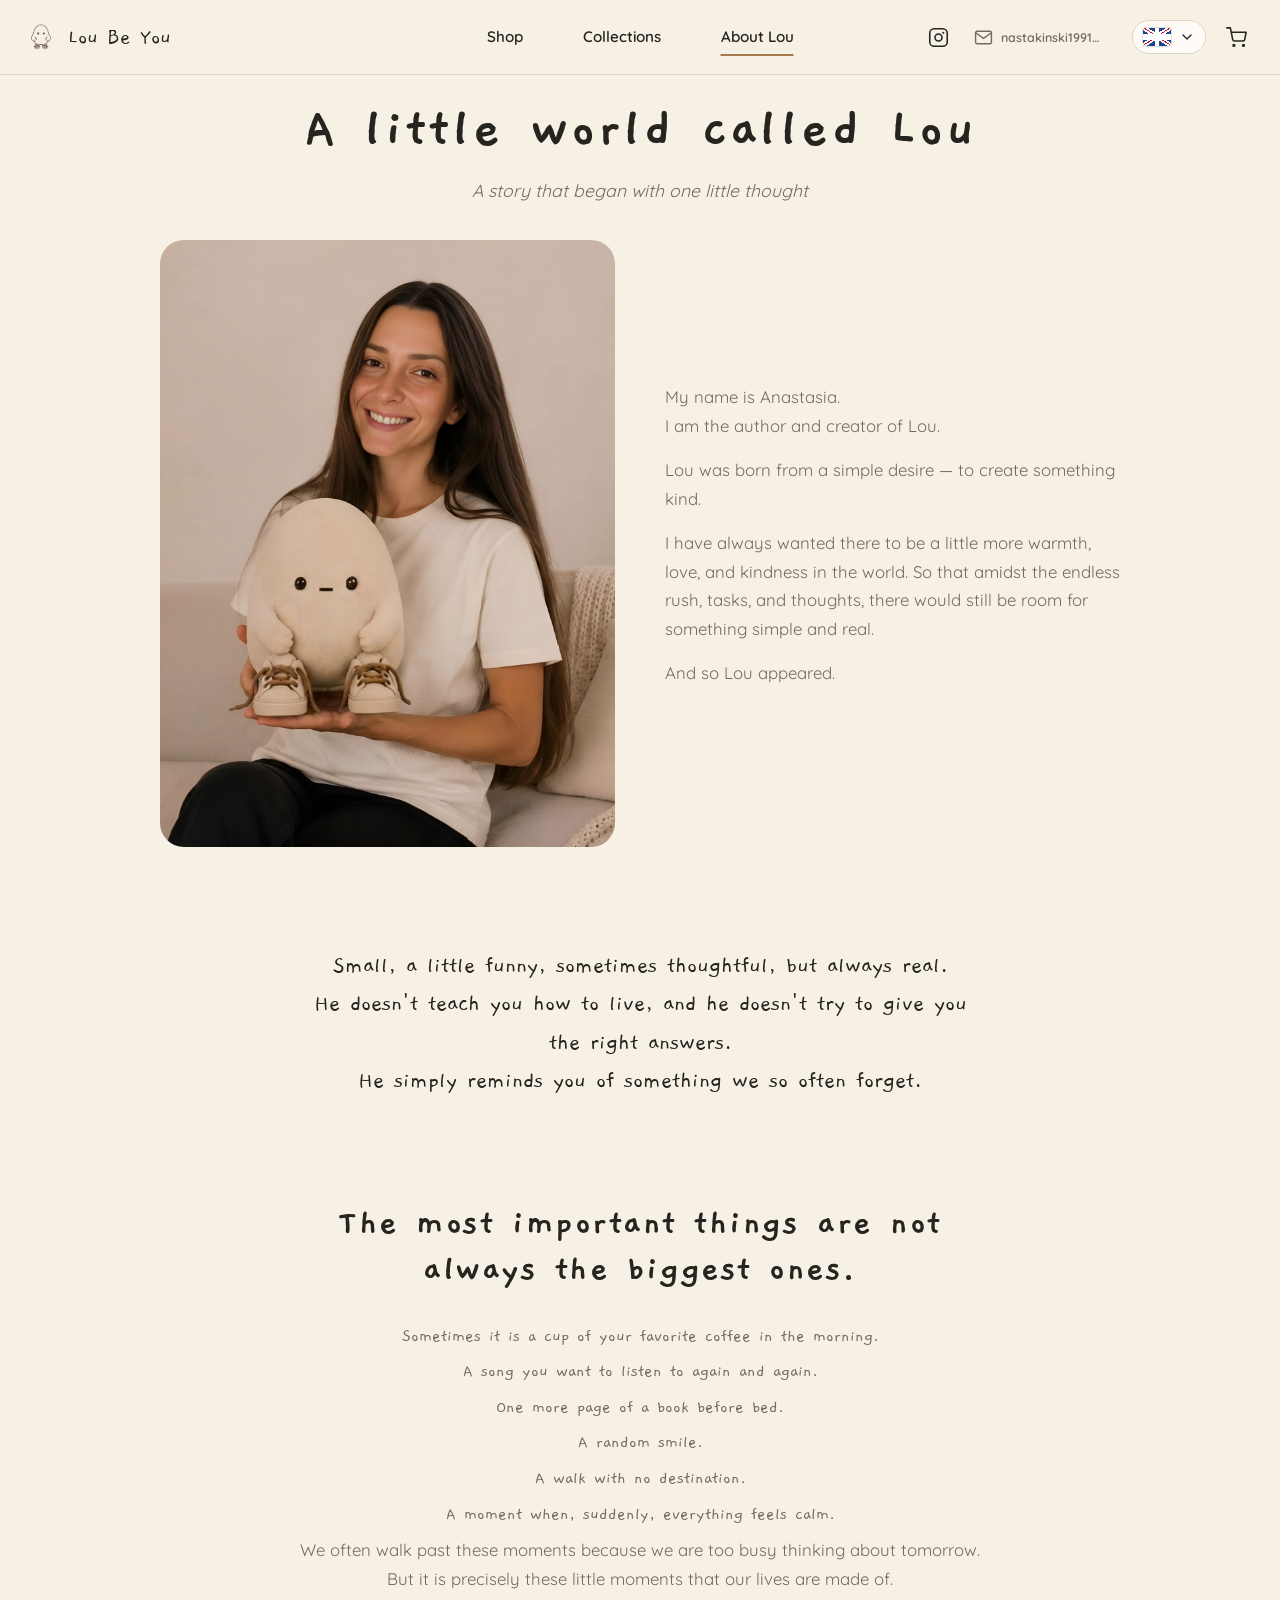
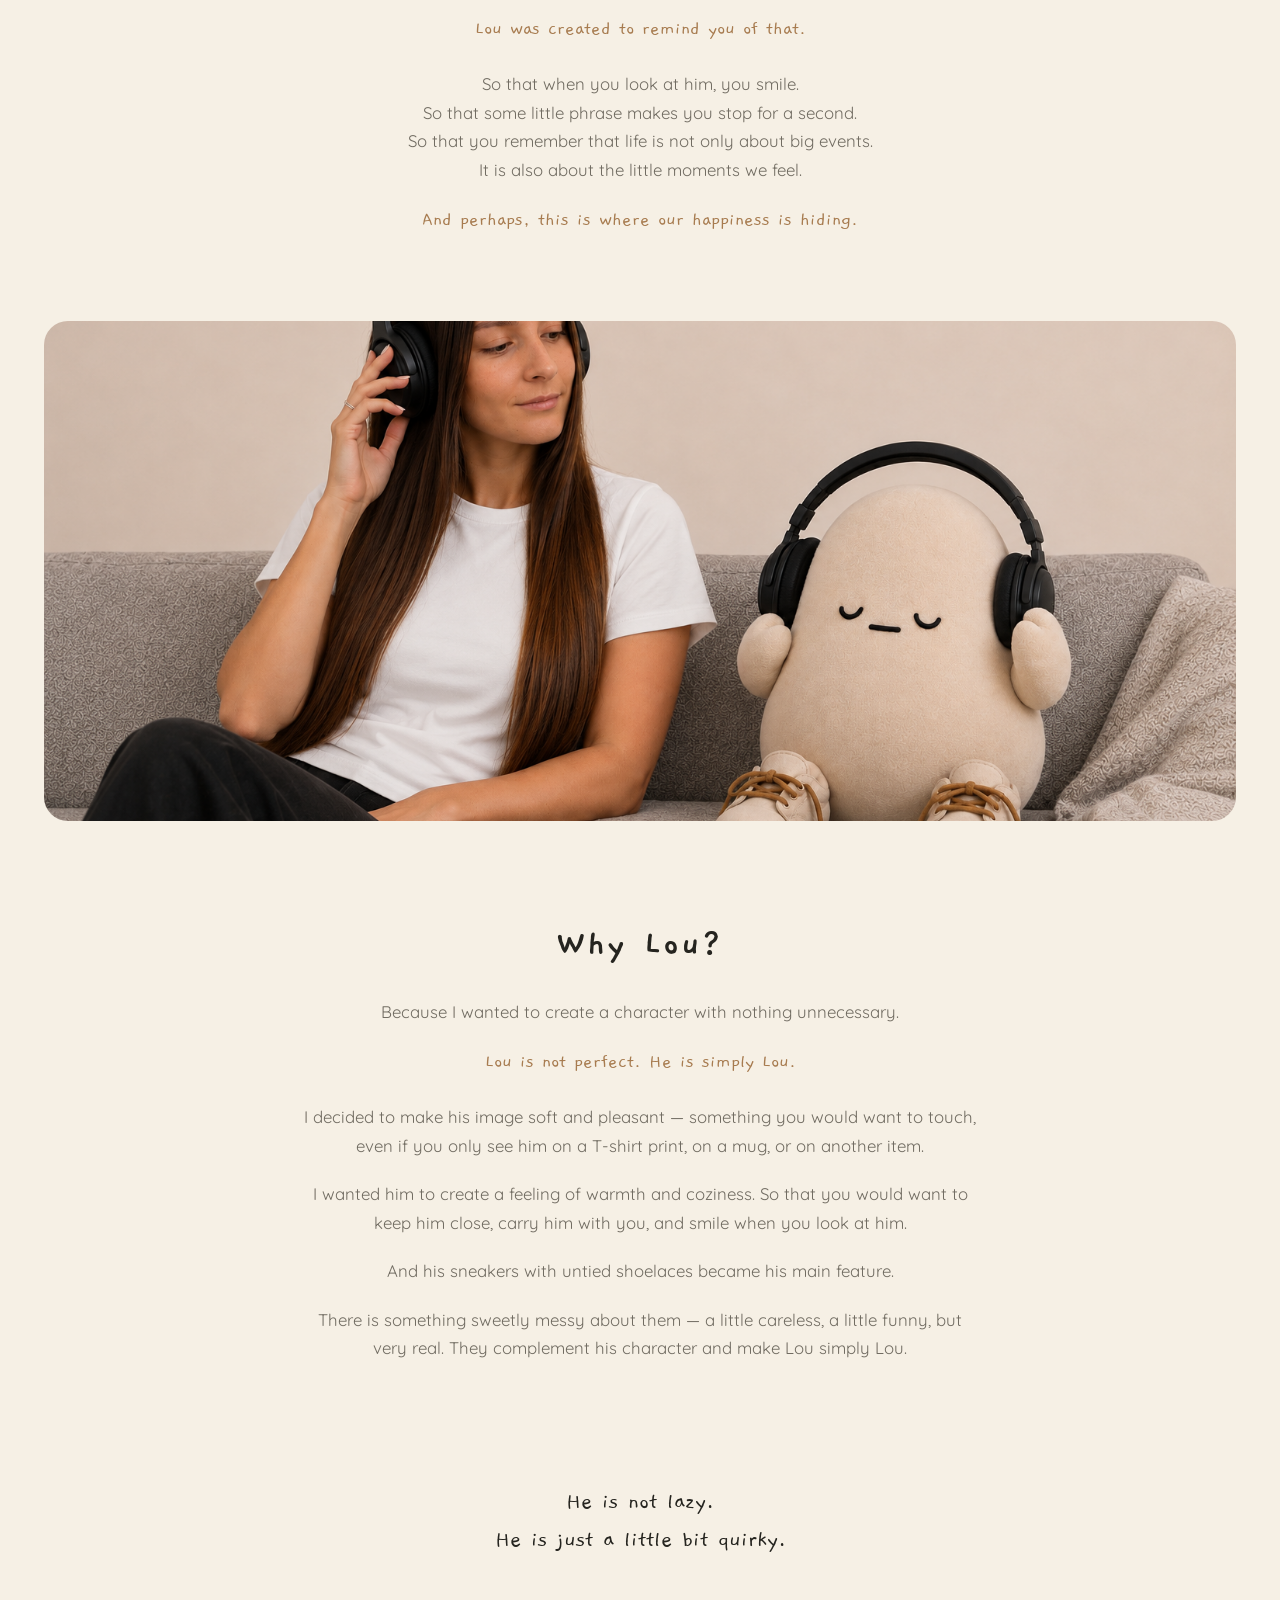
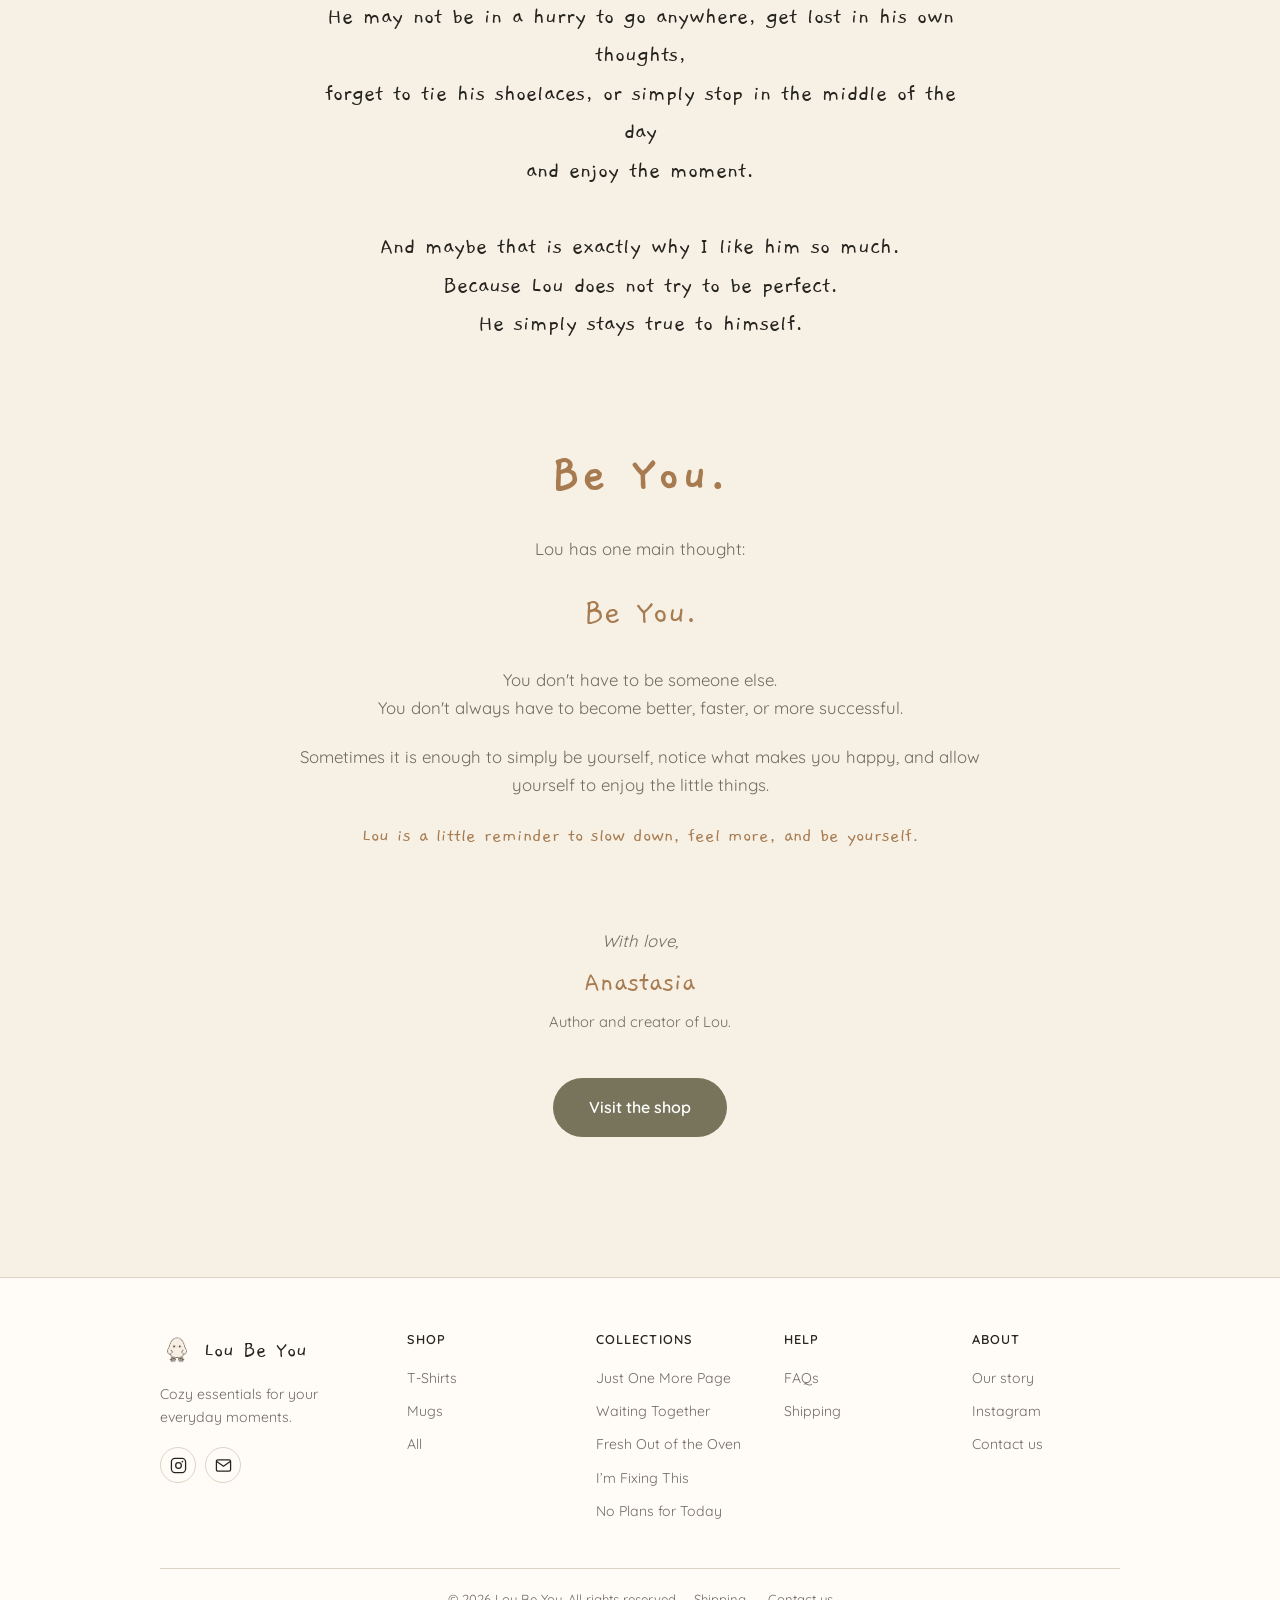
<file: about.html>
<!DOCTYPE html>
<html lang="en">
<head>
<meta charset="UTF-8">
<meta name="viewport" content="width=device-width, initial-scale=1">
<title>Lou Be You — About</title>
<meta name="description" content="The story of Lou — a small character born from a simple desire to create something kind.">
<link rel="icon" href="assets/img/lou-logo.webp">
<link rel="canonical" href="https://loubeyou.shop/about.html">
<meta property="og:type" content="website">
<meta property="og:url" content="https://loubeyou.shop/about.html">
<meta property="og:title" content="Lou Be You — About">
<meta property="og:description" content="The story of Lou — a small character born from a simple desire to create something kind.">
<meta property="og:image" content="https://loubeyou.shop/assets/img/lou-logo.webp">
<meta name="twitter:card" content="summary_large_image">
<link rel="preconnect" href="https://fonts.googleapis.com">
<link rel="preconnect" href="https://fonts.gstatic.com" crossorigin>
<link href="https://fonts.googleapis.com/css2?family=Quicksand:wght@400;500;600;700&family=Gaegu:wght@400;700&family=Pangolin&display=swap" rel="stylesheet">
<link rel="stylesheet" href="assets/css/style.css">
</head>
<body data-page="about">

<div data-header></div>

<!-- Герой -->
<section class="about-page-hero">
  <div class="wrap">
    <h1 class="about-page-title" data-i18n="ap.title">A little world called Lou</h1>
    <p class="about-page-subtitle" data-i18n="ap.subtitle">A story that began with one little thought</p>
  </div>
</section>

<!-- Блок: Intro + фото -->
<section class="about-section wrap">
  <div class="about-two-col">
    <div class="about-photo about-photo--portrait">
      <img src="assets/img/about-anastasia-1.JPEG" alt="Anastasia with Lou">
    </div>
    <div class="about-text">
      <p class="about-greeting" data-i18n="ap.greeting">My name is Anastasia.<br>I am the author and creator of Lou.</p>
      <p data-i18n="ap.intro2">Lou was born from a simple desire — to create something kind.</p>
      <p data-i18n="ap.intro3">I have always wanted there to be a little more warmth, love, and kindness in the world. So that amidst the endless rush, tasks, and thoughts, there would still be room for something simple and real.</p>
      <p data-i18n="ap.intro4">And so Lou appeared.</p>
    </div>
  </div>
</section>

<!-- Блок: Цитата -->
<section class="about-quote-section">
  <div class="wrap">
    <blockquote class="about-blockquote" data-i18n="ap.quote1">
      Small, a little funny, sometimes thoughtful, but always real.<br>
      He doesn't teach you how to live, and he doesn't try to give you the right answers.<br>
      He simply reminds you of something we so often forget.
    </blockquote>
  </div>
</section>

<!-- Блок: Самое важное -->
<section class="about-section wrap">
  <div class="about-centered">
    <h2 class="about-heading" data-i18n="ap.heading1">The most important things are not always the biggest ones.</h2>
    <div class="about-moments">
      <p data-i18n="ap.moment1">Sometimes it is a cup of your favorite coffee in the morning.</p>
      <p data-i18n="ap.moment2">A song you want to listen to again and again.</p>
      <p data-i18n="ap.moment3">One more page of a book before bed.</p>
      <p data-i18n="ap.moment4">A random smile.</p>
      <p data-i18n="ap.moment5">A walk with no destination.</p>
      <p data-i18n="ap.moment6">A moment when, suddenly, everything feels calm.</p>
    </div>
    <p class="about-soft" data-i18n="ap.soft1">We often walk past these moments because we are too busy thinking about tomorrow. But it is precisely these little moments that our lives are made of.</p>
    <p class="about-accent" data-i18n="ap.accent1">Lou was created to remind you of that.</p>
    <p class="about-soft" data-i18n="ap.soft2">So that when you look at him, you smile.<br>
    So that some little phrase makes you stop for a second.<br>
    So that you remember that life is not only about big events.<br>
    It is also about the little moments we feel.</p>
    <p class="about-accent" data-i18n="ap.accent2">And perhaps, this is where our happiness is hiding.</p>
  </div>
</section>

<!-- Широкое фото -->
<section class="about-wide-photo">
  <div class="wrap">
    <img src="assets/img/about-anastasia-2.PNG" alt="Anastasia and Lou listening to music">
  </div>
</section>

<!-- Блок: Why Lou -->
<section class="about-section wrap">
  <div class="about-centered">
    <h2 class="about-heading" data-i18n="ap.heading2">Why Lou?</h2>
    <p class="about-soft" data-i18n="ap.why1">Because I wanted to create a character with nothing unnecessary.</p>
    <p class="about-accent" data-i18n="ap.why2">Lou is not perfect. He is simply Lou.</p>
    <p class="about-soft" data-i18n="ap.why3">I decided to make his image soft and pleasant — something you would want to touch, even if you only see him on a T-shirt print, on a mug, or on another item.</p>
    <p class="about-soft" data-i18n="ap.why4">I wanted him to create a feeling of warmth and coziness. So that you would want to keep him close, carry him with you, and smile when you look at him.</p>
    <p class="about-soft" data-i18n="ap.why5">And his sneakers with untied shoelaces became his main feature.</p>
    <p class="about-soft" data-i18n="ap.why6">There is something sweetly messy about them — a little careless, a little funny, but very real. They complement his character and make Lou simply Lou.</p>
  </div>
</section>

<!-- Блок: Характер -->
<section class="about-quote-section">
  <div class="wrap">
    <blockquote class="about-blockquote" data-i18n="ap.quote2">
      He is not lazy.<br>
      He is just a little bit quirky.<br><br>
      He may not be in a hurry to go anywhere, get lost in his own thoughts,<br>
      forget to tie his shoelaces, or simply stop in the middle of the day<br>
      and enjoy the moment.<br><br>
      And maybe that is exactly why I like him so much.<br>
      Because Lou does not try to be perfect.<br>
      He simply stays true to himself.
    </blockquote>
  </div>
</section>

<!-- Блок: Be You -->
<section class="about-section about-beyou wrap">
  <div class="about-centered">
    <h2 class="about-heading about-heading--big" data-i18n="ap.beyou.heading">Be You.</h2>
    <p class="about-soft" data-i18n="ap.beyou.intro">Lou has one main thought:</p>
    <p class="about-accent about-accent--large" data-i18n="ap.beyou.slogan">Be You.</p>
    <p class="about-soft" data-i18n="ap.beyou.p1">You don't have to be someone else.<br>
    You don't always have to become better, faster, or more successful.</p>
    <p class="about-soft" data-i18n="ap.beyou.p2">Sometimes it is enough to simply be yourself, notice what makes you happy, and allow yourself to enjoy the little things.</p>
    <p class="about-accent" data-i18n="ap.beyou.p3">Lou is a little reminder to slow down, feel more, and be yourself.</p>
  </div>
</section>

<!-- Подпись -->
<section class="about-sign wrap">
  <p data-i18n="ap.sign.with">With love,</p>
  <p class="about-sign-name" data-i18n="ap.sign.name">Anastasia</p>
  <p class="about-sign-role" data-i18n="ap.sign.role">Author and creator of Lou.</p>
</section>

<!-- CTA -->
<section class="about-cta wrap">
  <a href="shop.html" class="btn btn-primary btn-lg" data-i18n="ap.cta">Visit the shop</a>
</section>

<div data-footer></div>

<script src="assets/js/config.js"></script>
<script src="assets/js/i18n.js"></script>
<script src="assets/js/products.js"></script>
<script src="assets/js/app.js"></script>
</body>
</html>
</file>
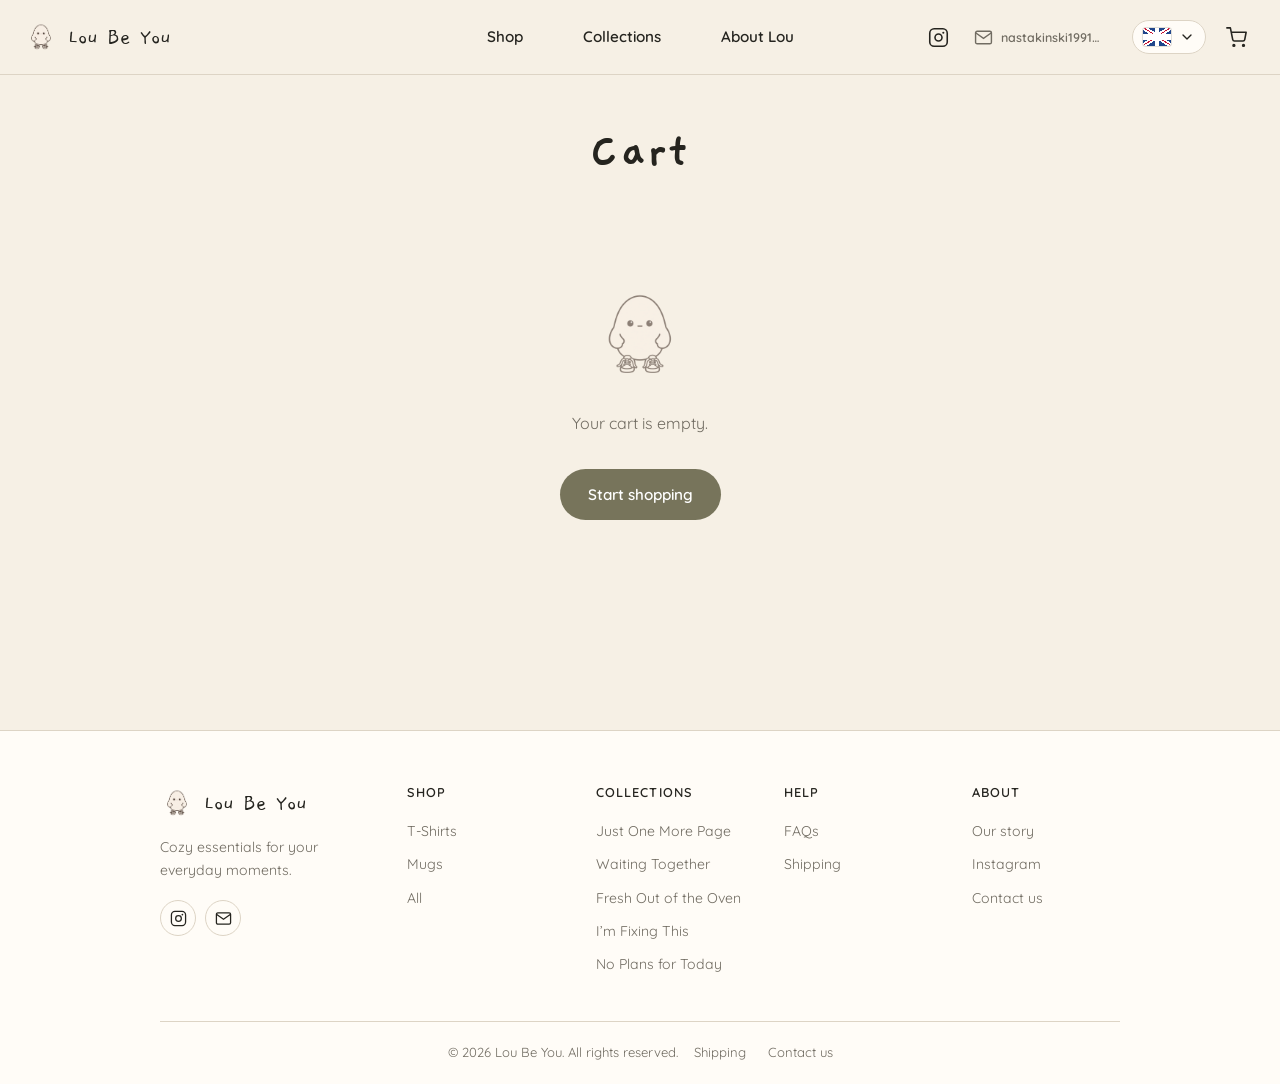
<file: cart.html>
<!DOCTYPE html>
<html lang="en">
<head>
<meta charset="UTF-8">
<meta name="viewport" content="width=device-width, initial-scale=1">
<title>Lou Be You — Cart</title>
<link rel="icon" href="assets/img/lou-logo.webp">
<link rel="preconnect" href="https://fonts.googleapis.com">
<link rel="preconnect" href="https://fonts.gstatic.com" crossorigin>
<link href="https://fonts.googleapis.com/css2?family=Quicksand:wght@400;500;600;700&family=Gaegu:wght@400;700&family=Pangolin&display=swap" rel="stylesheet">
<link rel="stylesheet" href="assets/css/style.css">
</head>
<body data-page="cart">

<div data-header></div>

<div class="page-head">
  <div class="wrap">
    <h1 class="page-title" data-i18n="cart.title">Cart</h1>
  </div>
</div>

<main class="wrap" style="padding-bottom:70px">

  <!-- Пустая корзина -->
  <div class="empty-state" data-empty style="display:none">
    <img src="assets/img/lou-logo.webp" alt="">
    <p data-i18n="cart.empty">Your cart is empty.</p>
    <a href="shop.html" class="btn btn-primary" style="margin-top:16px" data-i18n="cart.emptyCta">Start shopping</a>
  </div>

  <!-- Корзина -->
  <div class="cart-layout" data-layout>
    <div>
      <div class="cart-list" data-list></div>
      <div style="margin-top:22px">
        <a href="shop.html" class="link-arrow">
          <svg width="14" height="14" viewBox="0 0 24 24" fill="none" stroke="currentColor" stroke-width="2.2" stroke-linecap="round" stroke-linejoin="round" style="transform:rotate(180deg)"><line x1="5" y1="12" x2="19" y2="12"/><polyline points="12 5 19 12 12 19"/></svg>
          <span data-i18n="cart.continue">Continue shopping</span>
        </a>
      </div>

      <!-- Форма заказа -->
      <section style="margin-top:40px" data-checkout>
        <h2 class="display" style="font-size:1.7rem;margin-bottom:20px" data-i18n="checkout.title">Order details</h2>
        <form data-order-form novalidate>
          <div class="form-grid">
            <div class="form-field">
              <label for="f-name"><span data-i18n="checkout.name">Full name</span> <i>*</i></label>
              <input id="f-name" name="name" required autocomplete="name">
            </div>
            <div class="form-field">
              <label for="f-phone"><span data-i18n="checkout.phone">Phone</span> <i>*</i></label>
              <input id="f-phone" name="phone" type="tel" required autocomplete="tel">
            </div>
            <div class="form-field">
              <label for="f-email"><span data-i18n="checkout.email">Email</span> <i>*</i></label>
              <input id="f-email" name="email" type="email" required autocomplete="email">
            </div>
            <div class="form-field" data-zalo-field style="display:none">
              <label for="f-zalo">Zalo</label>
              <input id="f-zalo" name="zalo" type="tel" autocomplete="tel">
            </div>
            <div class="form-field">
              <label for="f-province"><span data-i18n="checkout.province">Province / City</span> <i>*</i></label>
              <select id="f-province" name="province" required>
                <option value="" data-i18n="checkout.provincePlaceholder">— Select —</option>
              </select>
            </div>
            <div class="form-field">
              <label for="f-district"><span data-i18n="checkout.district">District</span> <i>*</i></label>
              <input id="f-district" name="district" required>
            </div>
            <div class="form-field full">
              <label for="f-address"><span data-i18n="checkout.address">Address</span> <i>*</i></label>
              <input id="f-address" name="address" required autocomplete="street-address" data-i18n-ph="checkout.addressPlaceholder">
            </div>
            <div class="form-field full">
              <label for="f-note" data-i18n="checkout.note">Order note</label>
              <textarea id="f-note" name="note" data-i18n-ph="checkout.notePlaceholder"></textarea>
            </div>
          </div>

          <div class="pay-note">
            <strong data-i18n="checkout.payment">Payment</strong><br>
            <span data-i18n="checkout.paymentText"></span>
          </div>

          <div class="form-error" data-error data-i18n="checkout.required"></div>
          <button type="submit" class="btn btn-primary btn-lg btn-block" data-submit style="margin-top:8px">
            <span data-i18n="checkout.submit">Confirm order</span>
          </button>
        </form>
      </section>
    </div>

    <!-- Итоги -->
    <aside class="summary">
      <h2 data-i18n="checkout.summary">Your order</h2>
      <div class="sum-row">
        <span data-i18n="cart.subtotal">Subtotal</span>
        <strong data-subtotal></strong>
      </div>
      <div class="sum-row">
        <span data-i18n="cart.shipping">Shipping</span>
        <strong data-shipping></strong>
      </div>
      <div data-free-hint></div>
      <div class="sum-row total">
        <span data-i18n="cart.grandTotal">Total</span>
        <strong data-total></strong>
      </div>
    </aside>
  </div>

  <!-- Спасибо -->
  <div class="empty-state" data-thanks style="display:none">
    <img src="assets/img/design-no-plans.webp" alt="" style="width:190px">
    <h2 class="display" style="font-size:2rem;margin-bottom:10px" data-i18n="thanks.title">Thank you!</h2>
    <p data-i18n="thanks.text">Your order has been sent.</p>
    <p style="margin-top:10px"><span data-i18n="thanks.order">Order number</span>: <strong data-order-id></strong></p>
    <a href="index.html" class="btn btn-primary" style="margin-top:20px" data-i18n="thanks.home">Back to home</a>
  </div>
</main>


<div data-footer></div>

<script src="assets/js/config.js"></script>
<script src="assets/js/i18n.js"></script>
<script src="assets/js/products.js"></script>
<script src="assets/js/app.js"></script>
<script>
(function () {
  const listEl = document.querySelector("[data-list]");
  const layout = document.querySelector("[data-layout]");
  const emptyEl = document.querySelector("[data-empty]");
  const thanksEl = document.querySelector("[data-thanks]");
  const form = document.querySelector("[data-order-form]");
  const errEl = document.querySelector("[data-error]");

  /* ---------- Провинции Вьетнама ---------- */
  const VN_PROVINCES = [
    "An Giang","Bà Rịa – Vũng Tàu","Bắc Giang","Bắc Kạn","Bạc Liêu",
    "Bắc Ninh","Bến Tre","Bình Định","Bình Dương","Bình Phước",
    "Bình Thuận","Cà Mau","Cần Thơ","Cao Bằng","Đà Nẵng",
    "Đắk Lắk","Đắk Nông","Điện Biên","Đồng Nai","Đồng Tháp",
    "Gia Lai","Hà Giang","Hà Nam","Hà Nội","Hà Tĩnh",
    "Hải Dương","Hải Phòng","Hậu Giang","Hoà Bình","Hưng Yên",
    "Khánh Hoà","Kiên Giang","Kon Tum","Lai Châu","Lâm Đồng",
    "Lạng Sơn","Lào Cai","Long An","Nam Định","Nghệ An",
    "Ninh Bình","Ninh Thuận","Phú Thọ","Phú Yên","Quảng Bình",
    "Quảng Nam","Quảng Ngãi","Quảng Ninh","Quảng Trị","Sóc Trăng",
    "Sơn La","Tây Ninh","Thái Bình","Thái Nguyên","Thanh Hoá",
    "Thừa Thiên Huế","Tiền Giang","TP. Hồ Chí Minh","Trà Vinh",
    "Tuyên Quang","Vĩnh Long","Vĩnh Phúc","Yên Bái"
  ];

  /* Заполняем выпадающий список провинций */
  const provinceSelect = document.getElementById("f-province");
  VN_PROVINCES.forEach(function (p) {
    const opt = document.createElement("option");
    opt.value = p; opt.textContent = p;
    provinceSelect.appendChild(opt);
  });

  /* ---------- Zalo — показываем только для вьетнамского ---------- */
  const zaloField = document.querySelector("[data-zalo-field]");
  function toggleZalo() {
    zaloField.style.display = LOU.getLang() === "vi" ? "" : "none";
  }
  document.addEventListener("lang:change", toggleZalo);
  document.addEventListener("products:ready", toggleZalo);

  /* ---------- Рендер корзины ---------- */
  function render() {
    const items = LOU.cart;

    if (!items.length) {
      layout.style.display = "none";
      emptyEl.style.display = "block";
      return;
    }
    layout.style.display = "grid";
    emptyEl.style.display = "none";

    listEl.innerHTML = items.map(function (it) {
      const key = LOU.lineKey(it);
      const meta = [it.size, it.color ? LOU.colorLabel(it.color) : ""].filter(Boolean).join(" · ");
      return '<div class="cart-row">' +
        '<div class="cart-thumb"><img src="' + it.image + '" alt=""></div>' +
        '<div class="cart-info"><h3>' + LOU.pick(it.name) + "</h3>" +
        (meta ? '<div class="cart-meta">' + meta + "</div>" : "") +
        '<div class="cart-meta">' + LOU.money(it.price) + "</div></div>" +
        '<div class="cart-actions">' +
        '<div class="qty"><button data-dec="' + key + '">−</button>' +
        '<input type="number" value="' + it.qty + '" min="1" max="99" data-q="' + key + '">' +
        '<button data-inc="' + key + '">+</button></div>' +
        '<div class="cart-line-total">' + LOU.money(it.price * it.qty) + "</div>" +
        '<button class="remove-btn" data-rm="' + key + '">' + LOU.t("cart.remove") + "</button>" +
        "</div></div>";
    }).join("");

    listEl.querySelectorAll("[data-inc]").forEach(function (b) {
      b.addEventListener("click", function () {
        const it = LOU.cart.find(function (x) { return LOU.lineKey(x) === b.dataset.inc; });
        LOU.updateQty(b.dataset.inc, it.qty + 1);
      });
    });
    listEl.querySelectorAll("[data-dec]").forEach(function (b) {
      b.addEventListener("click", function () {
        const it = LOU.cart.find(function (x) { return LOU.lineKey(x) === b.dataset.dec; });
        LOU.updateQty(b.dataset.dec, it.qty - 1);
      });
    });
    listEl.querySelectorAll("[data-q]").forEach(function (i) {
      i.addEventListener("change", function () {
        LOU.updateQty(i.dataset.q, parseInt(i.value, 10) || 1);
      });
    });
    listEl.querySelectorAll("[data-rm]").forEach(function (b) {
      b.addEventListener("click", function () { LOU.removeItem(b.dataset.rm); });
    });

    const sub = LOU.cartSubtotal();
    const ship = LOU.shippingCost();
    document.querySelector("[data-subtotal]").textContent = LOU.money(sub);
    document.querySelector("[data-shipping]").textContent =
      ship === 0 ? LOU.t("cart.shippingFree") : LOU.money(ship);
    document.querySelector("[data-total]").textContent = LOU.money(sub + ship);

    const hint = document.querySelector("[data-free-hint]");
    const left = LOU_CONFIG.shipping.freeFrom - sub;
    hint.innerHTML = left > 0
      ? '<div class="free-hint">' + LOU.t("cart.freeHint", { amount: LOU.money(left) }) + "</div>"
      : "";
  }

  function orderId() {
    return "LOU-" + Date.now().toString(36).toUpperCase().slice(-6);
  }

  function itemsText() {
    return LOU.cart.map(function (it) {
      const meta = [it.size, it.color ? LOU.colorLabel(it.color) : ""].filter(Boolean).join("/");
      return "• " + LOU.pick(it.name) + (meta ? " (" + meta + ")" : "") +
        " × " + it.qty + " = " + LOU.money(it.price * it.qty);
    }).join("\n");
  }

  /* ---------- Отправка заказа ---------- */
  form.addEventListener("submit", function (e) {
    e.preventDefault();
    errEl.classList.remove("show");

    const data = Object.fromEntries(new FormData(form).entries());
    const required = ["name", "phone", "email", "province", "district", "address"];
    const missing = required.filter(function (k) { return !String(data[k] || "").trim(); });
    if (missing.length || !LOU.cart.length) {
      errEl.classList.add("show");
      return;
    }

    const id = orderId();
    const sub = LOU.cartSubtotal(), ship = LOU.shippingCost();
    const btn = document.querySelector("[data-submit]");
    btn.disabled = true;
    btn.querySelector("span").textContent = LOU.t("checkout.sending");

    const fullAddress = data.address + ", " + data.district + ", " + data.province;

    const payload = {
      name: data.name,
      phone: data.phone,
      email: data.email,
      zalo: data.zalo || "",
      province: data.province,
      district: data.district,
      address: data.address,
      fullAddress: fullAddress,
      note: data.note || "",
      order_id: id,
      order_items: itemsText(),
      order_total: LOU.money(sub + ship) + " (" + LOU.t("cart.shipping") + ": " +
        (ship ? LOU.money(ship) : LOU.t("cart.shippingFree")) + ")",
      language: LOU.getLang()
    };

    const scriptUrl = LOU_CONFIG.orderScriptUrl;

    if (scriptUrl) {
      fetch(scriptUrl, {
        method: "POST",
        mode: "no-cors",
        headers: { "Content-Type": "application/json" },
        body: JSON.stringify(payload)
      }).then(function () {
        done(id);
      }).catch(function () {
        fallbackMail(id, data, sub, ship);
      });
    } else {
      fallbackMail(id, data, sub, ship);
    }
  });

  function fallbackMail(id, data, sub, ship) {
    const body = "Order " + id + "\n\n" + itemsText() +
      "\n\nTotal: " + LOU.money(sub + ship) +
      "\n\n" + data.name + "\n" + data.phone + "\n" + data.email +
      (data.zalo ? "\nZalo: " + data.zalo : "") +
      "\n" + data.address + ", " + data.district + ", " + data.province +
      (data.note ? "\n\nNote: " + data.note : "");
    window.location.href = "mailto:" + LOU_CONFIG.orderEmail +
      "?subject=" + encodeURIComponent("Lou order " + id) +
      "&body=" + encodeURIComponent(body);
    done(id);
  }

  function done(id) {
    LOU.clearCart();
    layout.style.display = "none";
    emptyEl.style.display = "none";
    document.querySelector("[data-order-id]").textContent = id;
    thanksEl.style.display = "block";
    window.scrollTo({ top: 0, behavior: "smooth" });
  }

  document.addEventListener("products:ready", render);
  document.addEventListener("cart:change", render);
  document.addEventListener("lang:change", render);
})();
</script>
</body>
</html>
</file>
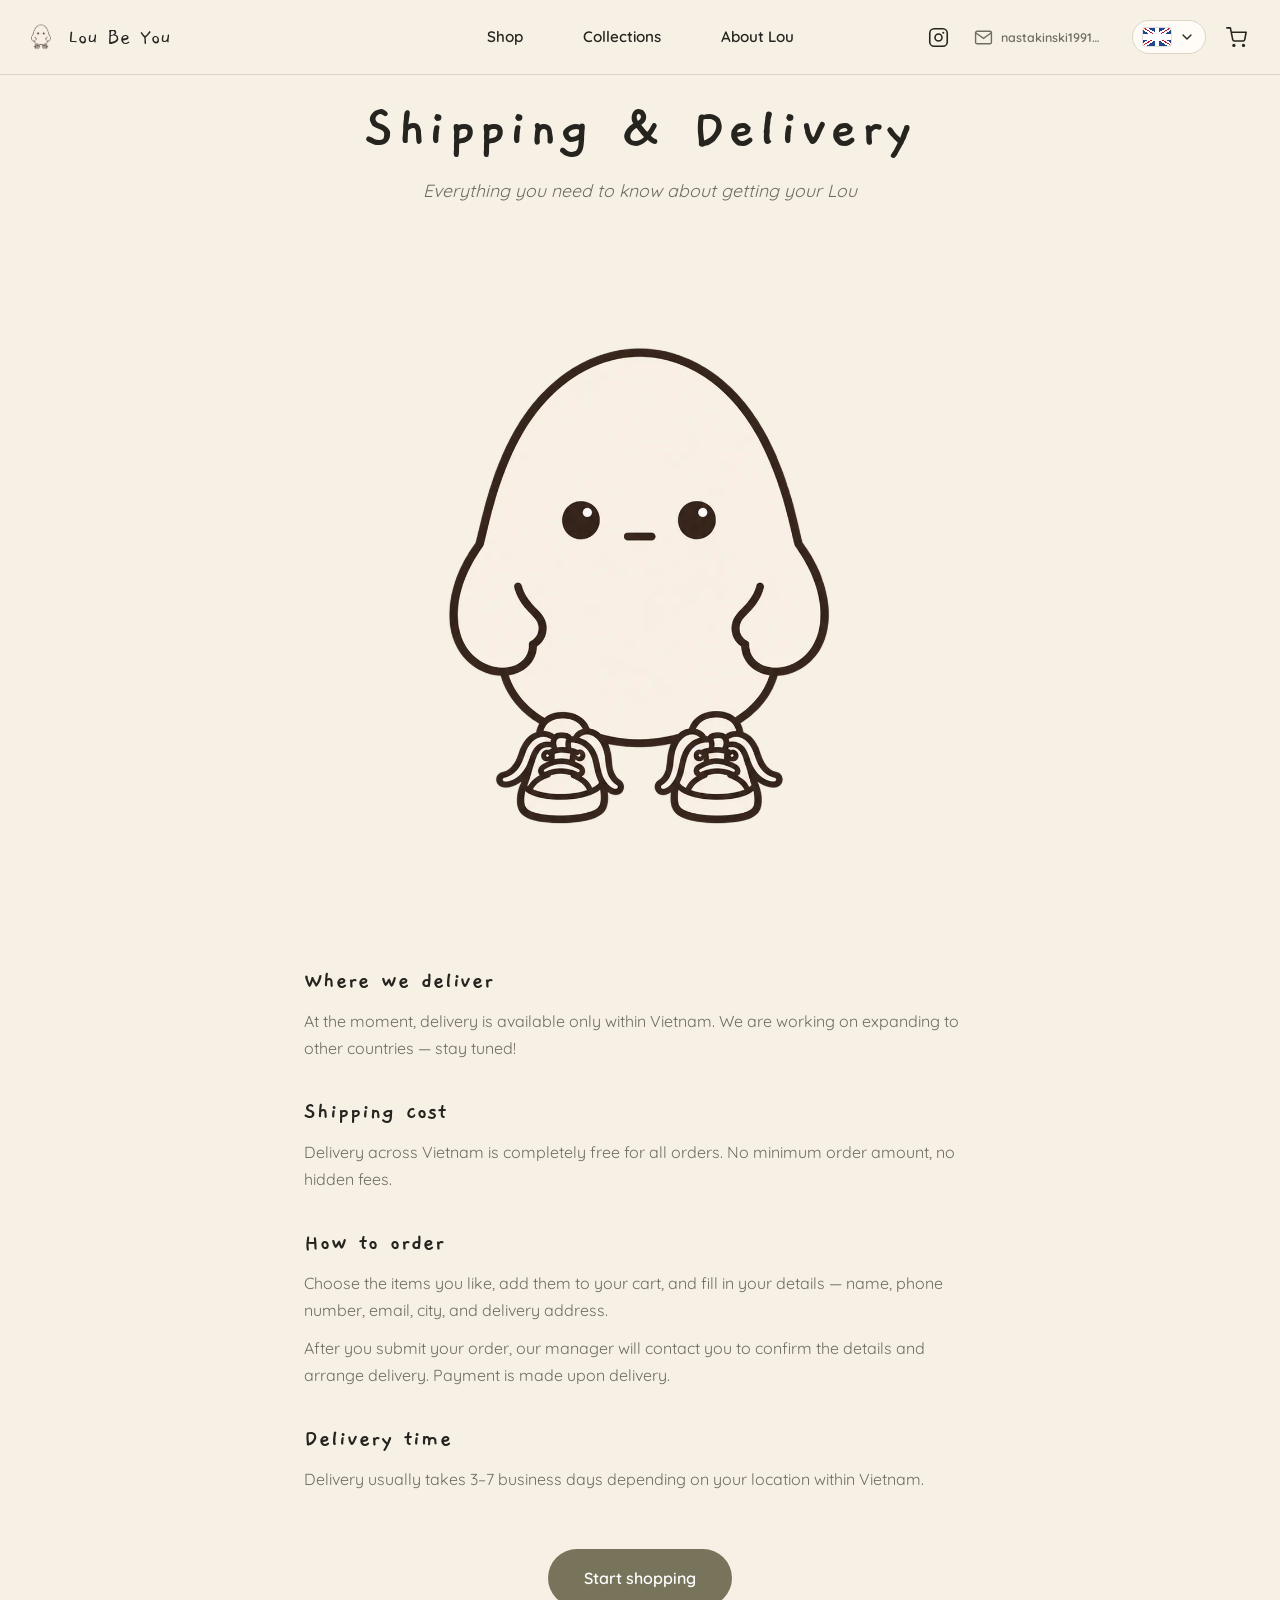
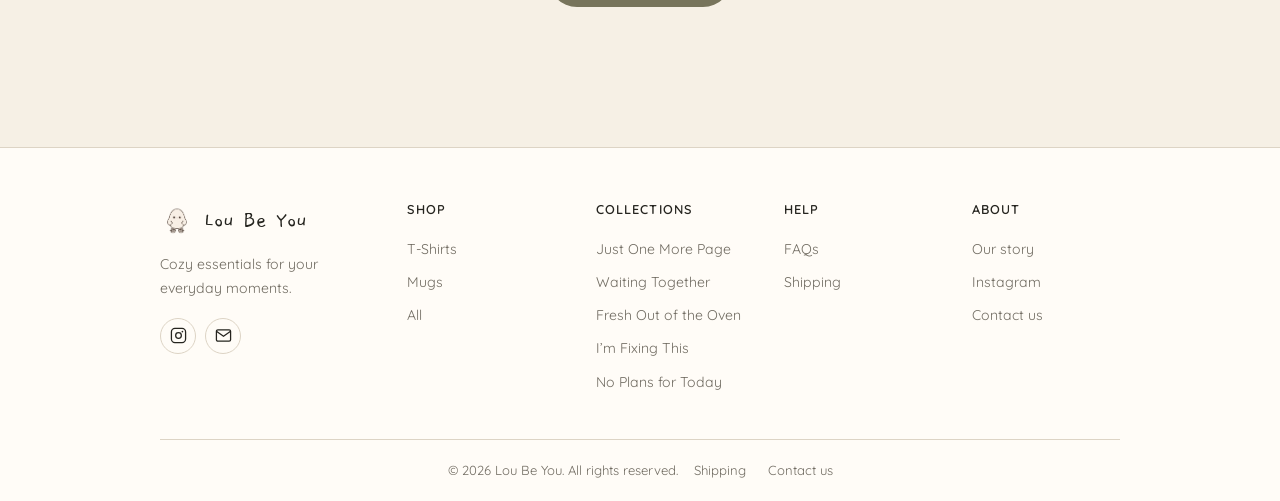
<file: shipping.html>
<!DOCTYPE html>
<html lang="en">
<head>
<meta charset="UTF-8">
<meta name="viewport" content="width=device-width, initial-scale=1">
<title>Lou Be You — Shipping</title>
<meta name="description" content="Lou Be You — shipping and delivery information.">
<link rel="icon" href="assets/img/lou-logo.webp">
<link rel="canonical" href="https://loubeyou.shop/shipping.html">
<meta property="og:type" content="website">
<meta property="og:url" content="https://loubeyou.shop/shipping.html">
<meta property="og:title" content="Lou Be You — Shipping">
<meta property="og:description" content="Lou Be You — shipping and delivery information.">
<meta property="og:image" content="https://loubeyou.shop/assets/img/lou-logo.webp">
<meta name="twitter:card" content="summary_large_image">
<link rel="preconnect" href="https://fonts.googleapis.com">
<link rel="preconnect" href="https://fonts.gstatic.com" crossorigin>
<link href="https://fonts.googleapis.com/css2?family=Quicksand:wght@400;500;600;700&family=Gaegu:wght@400;700&family=Pangolin&display=swap" rel="stylesheet">
<link rel="stylesheet" href="assets/css/style.css">
</head>
<body data-page="shipping">

<div data-header></div>

<section class="shipping-hero">
  <div class="wrap">
    <h1 class="shipping-title" data-i18n="ship.title">Shipping & Delivery</h1>
    <p class="shipping-subtitle" data-i18n="ship.subtitle">Everything you need to know about getting your Lou</p>
  </div>
</section>

<main class="wrap shipping-page">

  <!-- Картинка -->
  <div class="shipping-image">
    <img src="assets/img/lou-logo.webp" alt="Lou delivery">
  </div>

  <!-- Блок: Доставка -->
  <section class="shipping-block">
    <h2 data-i18n="ship.where.title">Where we deliver</h2>
    <p data-i18n="ship.where.text">At the moment, delivery is available only within Vietnam. We are working on expanding to other countries — stay tuned!</p>
  </section>

  <!-- Блок: Стоимость -->
  <section class="shipping-block">
    <h2 data-i18n="ship.cost.title">Shipping cost</h2>
    <p data-i18n="ship.cost.text">Delivery across Vietnam is completely free for all orders. No minimum order amount, no hidden fees.</p>
  </section>

  <!-- Блок: Как заказать -->
  <section class="shipping-block">
    <h2 data-i18n="ship.how.title">How to order</h2>
    <p data-i18n="ship.how.text1">Choose the items you like, add them to your cart, and fill in your details — name, phone number, email, city, and delivery address.</p>
    <p data-i18n="ship.how.text2">After you submit your order, our manager will contact you to confirm the details and arrange delivery. Payment is made upon delivery.</p>
  </section>

  <!-- Блок: Сроки -->
  <section class="shipping-block">
    <h2 data-i18n="ship.time.title">Delivery time</h2>
    <p data-i18n="ship.time.text">Delivery usually takes 3–7 business days depending on your location within Vietnam.</p>
  </section>

  <!-- CTA -->
  <div class="shipping-cta">
    <a href="shop.html" class="btn btn-primary btn-lg" data-i18n="ship.cta">Start shopping</a>
  </div>

</main>

<div data-footer></div>

<script src="assets/js/config.js"></script>
<script src="assets/js/i18n.js"></script>
<script src="assets/js/products.js"></script>
<script src="assets/js/app.js"></script>
</body>
</html>
</file>
<file: assets/css/style.css>
/* ============================================================
   LOU BE YOU — стили
   ============================================================ */

/* --- Шрифт Yoon SunShower -----------------------------------
   Если файл шрифта появится в assets/fonts/, раскомментируй @font-face ниже.
   Пока его нет — font-display начинается сразу с Gaegu.
@font-face {
  font-family: "Yoon SunShower";
  src: url("../fonts/YoonSunShower.woff2") format("woff2"),
       url("../fonts/YoonSunShower.woff")  format("woff"),
       url("../fonts/YoonSunShower.otf")   format("opentype"),
       url("../fonts/YoonSunShower.ttf")   format("truetype");
  font-weight: normal;
  font-style: normal;
  font-display: swap;
}
*/

:root {
  /* Палитра */
  --ivory:        #F6F0E5;
  --white-soft:   #FFFCF7;
  --moss:         #77745B;
  --moss-dark:    #5D5B46;
  --ink:          #25241F;
  --ink-soft:     #716C62;
  --border:       #DDD4C5;
  --caramel:      #A77B4F;

  --caramel-soft: #EDE0D0;
  --moss-tint:    #EFEDE4;
  --shadow-sm: 0 2px 10px rgba(37,36,31,.05);
  --shadow-md: 0 8px 28px rgba(37,36,31,.08);
  --shadow-lg: 0 20px 60px rgba(37,36,31,.14);

  /* Типографика */
  --font-display: "Gaegu", "Pangolin", "Comic Sans MS", cursive;
  --font-body: "Quicksand", -apple-system, BlinkMacSystemFont, "Segoe UI", sans-serif;

  --r-sm: 10px;
  --r-md: 16px;
  --r-lg: 24px;
  --r-pill: 999px;

  --wrap: 1240px;
  --header-h: 74px;
}

*, *::before, *::after { box-sizing: border-box; }

html { scroll-behavior: smooth; -webkit-text-size-adjust: 100%; text-size-adjust: 100%; }
@media (prefers-reduced-motion: reduce) {
  html { scroll-behavior: auto; }
  *, *::before, *::after {
    animation-duration: .01ms !important;
    transition-duration: .01ms !important;
  }
}

body {
  margin: 0;
  font-family: var(--font-body);
  font-size: 16px;
  line-height: 1.65;
  color: var(--ink);
  background: var(--ivory);
  -webkit-font-smoothing: antialiased;
}

img { max-width: 100%; display: block; }
a { color: inherit; text-decoration: none; }
button { font-family: inherit; cursor: pointer; border: none; background: none; color: inherit; }
input, select, textarea { font-family: inherit; font-size: 1rem; }

:focus-visible {
  outline: 2px solid var(--caramel);
  outline-offset: 3px;
  border-radius: 4px;
}

.wrap { width: 100%; max-width: var(--wrap); margin: 0 auto; padding: 0 24px; }
.sr-only {
  position: absolute; width: 1px; height: 1px; padding: 0; margin: -1px;
  overflow: hidden; clip: rect(0 0 0 0); white-space: nowrap; border: 0;
}

h1, h2, h3, h4 { margin: 0; line-height: 1.2; font-weight: 600; }

.display {
  font-family: var(--font-display);
  font-weight: normal;
  letter-spacing: .01em;
}

/* ============================================================
   КНОПКИ
   ============================================================ */
.btn {
  display: inline-flex; align-items: center; justify-content: center; gap: 8px;
  padding: 13px 28px;
  border-radius: var(--r-pill);
  font-weight: 600; font-size: .95rem;
  transition: background .2s, color .2s, transform .15s, box-shadow .2s;
  text-align: center;
}
.btn-primary { background: var(--moss); color: #fff; }
.btn-primary:hover { background: var(--moss-dark); transform: translateY(-1px); box-shadow: var(--shadow-md); }
.btn-outline { border: 1.5px solid var(--border); background: var(--white-soft); color: var(--ink); }
.btn-outline:hover { border-color: var(--moss); background: var(--moss-tint); }
.btn-caramel { background: var(--caramel); color: #fff; }
.btn-caramel:hover { background: #916A43; transform: translateY(-1px); }
.btn-block { width: 100%; }
.btn-lg { padding: 16px 36px; font-size: 1rem; }
.btn:disabled { opacity: .45; cursor: not-allowed; transform: none; }

.link-arrow {
  display: inline-flex; align-items: center; gap: 7px;
  font-weight: 600; font-size: .92rem; color: var(--moss);
}
.link-arrow svg { transition: transform .2s; }
.link-arrow:hover svg { transform: translateX(4px); }

/* ============================================================
   ШАПКА
   ============================================================ */
.header {
  position: sticky; top: 0; z-index: 100;
  background: rgba(246,240,229,.92);
  backdrop-filter: blur(12px);
  border-bottom: 1px solid var(--border);
}
.header-inner {
  height: var(--header-h); position: relative;
  display: flex; align-items: center; gap: 20px;
}
.header .wrap { max-width: 1420px; }
.logo { display: flex; align-items: center; gap: 10px; flex-shrink: 0; }
.logo img { width: 34px; height: 34px; object-fit: contain; }
.logo span { font-family: var(--font-display); font-size: 1.4rem; color: var(--ink); }

.nav {
  display: flex; gap: 60px; margin-left: 0;
  position: absolute; left: 50%; transform: translateX(-50%);
}
.nav a {
  font-size: .95rem; font-weight: 600; color: var(--ink);
  padding: 6px 0; position: relative;
}
.nav a::after {
  content: ""; position: absolute; left: 0; bottom: 0; width: 0; height: 2px;
  background: var(--caramel); transition: width .22s;
}
.nav a:hover::after, .nav a.active::after { width: 100%; }

.header-actions { margin-left: auto; display: flex; align-items: center; gap: 6px; }
.header-contact-actions {
  display: flex; align-items: center; gap: 4px; margin-left: 38px;
}
.header-email-copy {
  height: 40px; max-width: 232px; display: flex; align-items: center; gap: 8px;
  padding: 0 12px; border-radius: var(--r-pill); color: var(--ink-soft);
  font-size: .78rem; font-weight: 600; transition: background .2s, color .2s;
}
.header-email-copy:hover { background: var(--moss-tint); color: var(--ink); }
.header-email-copy svg { width: 19px; height: 19px; flex-shrink: 0; }

.icon-btn {
  width: 40px; height: 40px; border-radius: 50%;
  display: grid; place-items: center; position: relative;
  transition: background .2s;
}
.icon-btn:hover { background: var(--moss-tint); }
.icon-btn svg { width: 21px; height: 21px; }

.cart-badge {
  position: absolute; top: 3px; right: 2px;
  min-width: 18px; height: 18px; padding: 0 5px;
  background: var(--caramel); color: #fff;
  border-radius: var(--r-pill);
  font-size: .68rem; font-weight: 700;
  display: grid; place-items: center;
  transform: scale(0); transition: transform .2s cubic-bezier(.34,1.56,.64,1);
}
.cart-badge.show { transform: scale(1); }

/* Переключатель языка */
.lang { position: relative; }
.lang-before-cart { margin-left: 6px; margin-right: 6px; }
.lang-btn {
  display: flex; align-items: center; gap: 8px;
  padding: 7px 10px; border-radius: var(--r-pill);
  border: 1.5px solid var(--border); background: var(--white-soft);
  font-size: .82rem; font-weight: 700; letter-spacing: .04em;
  text-transform: uppercase; transition: border-color .2s;
}
.lang-btn .lang-name { display: none; }
.lang-name { white-space: nowrap; text-transform: none; letter-spacing: 0; }
.lang-btn [data-lang-flag] { display: flex; align-items: center; gap: 8px; }
.lang-btn:hover { border-color: var(--moss); }
.flag-icon {
  display: block; width: 28px; height: 18px; border-radius: 3px;
  box-shadow: 0 0 0 1px rgba(37,36,31,.14); overflow: hidden; position: relative;
}
.flag-vi { background: #da251d; }
.flag-vi::after { content: "★"; color: #ffdf00; font-size: 11px; position: absolute; inset: 1px 0 0; text-align: center; line-height: 17px; }
.flag-ru { background: linear-gradient(#fff 0 33.33%, #1c57a7 33.33% 66.66%, #d52b1e 66.66%); }
.flag-en {
  background:
    linear-gradient(90deg, transparent 42%, #fff 42% 58%, transparent 58%),
    linear-gradient(transparent 35%, #fff 35% 65%, transparent 65%),
    linear-gradient(90deg, transparent 46%, #c8102e 46% 54%, transparent 54%),
    linear-gradient(transparent 43%, #c8102e 43% 57%, transparent 57%),
    linear-gradient(33deg, transparent 44%, #fff 44% 50%, #c8102e 50% 53%, #fff 53% 59%, transparent 59%),
    linear-gradient(-33deg, transparent 44%, #fff 44% 50%, #c8102e 50% 53%, #fff 53% 59%, transparent 59%),
    #21468b;
}
.lang-menu {
  position: absolute; top: calc(100% + 8px); right: 0;
  background: var(--white-soft); border: 1px solid var(--border);
  border-radius: var(--r-md); box-shadow: var(--shadow-md);
  padding: 6px; min-width: 170px;
  opacity: 0; visibility: hidden; transform: translateY(-6px);
  transition: opacity .18s, transform .18s, visibility .18s;
}
.lang.open .lang-menu { opacity: 1; visibility: visible; transform: translateY(0); }
.lang-menu button {
  display: flex; align-items: center; justify-content: flex-start; gap: 10px; width: 100%;
  padding: 10px 12px; border-radius: var(--r-sm);
  font-size: .9rem; font-weight: 600; transition: background .15s;
}
.lang-menu button:hover { background: var(--moss-tint); }
.lang-menu button.active { background: var(--moss-tint); color: var(--caramel); }

.burger { display: none; }

/* Мобильное меню */
.mobile-nav {
  position: fixed; inset: var(--header-h) 0 0; z-index: 99;
  background: var(--ivory);
  padding: 28px 24px;
  transform: translateX(100%); transition: transform .3s ease;
  overflow-y: auto;
}
.mobile-nav.open { transform: translateX(0); }
.mobile-nav a {
  display: block; padding: 16px 0;
  font-size: 1.25rem; font-weight: 700;
  border-bottom: 1px solid var(--border);
}

/* ============================================================
   ГЛАВНАЯ — ГЕРОЙ
   ============================================================ */
.hero { position: relative; overflow: hidden; }
.hero-bg {
  position: relative; min-height: 820px;
  display: flex; align-items: center;
  background: linear-gradient(105deg, #EFE7D8 0%, #E6DECB 55%, #DDD2BB 100%);
}
.hero-photo {
  position: absolute; inset: 0; width: 100%;
  background: url("../img/hero-tshirt.webp") center -100px/100% auto no-repeat;
}
.hero-photo::before {
  content: ""; position: absolute; inset: 0;
  background: linear-gradient(90deg, rgba(239,231,216,.96) 0%, rgba(239,231,216,.9) 27%, rgba(239,231,216,.56) 43%, rgba(239,231,216,0) 63%);
}
.hero .wrap { position: relative; z-index: 2; width: 100%; padding-top: 60px; padding-bottom: 60px; }
.hero-content { max-width: 460px; }
.hero-title {
  font-family: var(--font-display);
  font-size: clamp(2.9rem, 6vw, 4.6rem);
  letter-spacing: .05em;
  line-height: 1.02; color: var(--ink); margin-bottom: 22px;
}
.hero-title span { display: block; }
.hero-title span:empty { display: none; }
html[lang="en"] .hero-title,
html[lang="vi"] .hero-title {
  font-size: clamp(3.8rem, 8vw, 6rem);
}
.hero-text {
  font-size: 1.06rem; color: var(--ink-soft);
  max-width: 380px; margin-bottom: 30px;
}
.hero-proof { display: flex; align-items: center; gap: 14px; margin-top: 30px; }
.avatars { display: flex; }
.avatars i {
  width: 34px; height: 34px; border-radius: 50%;
  border: 2.5px solid var(--ivory); margin-left: -11px;
  background-image: url("../img/customer-avatars.png");
  background-size: 300% 100%; background-position: left center;
}
.avatars i:first-child { margin-left: 0; }
.avatars i:nth-child(2) { background-position: center center; }
.avatars i:nth-child(3) { background-position: right center; }
.stars { color: var(--caramel); font-size: .85rem; letter-spacing: 2px; }
.proof-text { font-size: .84rem; color: var(--ink-soft); line-height: 1.35; }

/* Карточки в герое */
.hero-cards {
  position: absolute; right: 34px; top: 50%; transform: translateY(-50%);
  z-index: 3; display: flex; flex-direction: column; gap: 24px; width: 390px;
}
.hero-card {
  background: var(--white-soft); border-radius: var(--r-lg);
  padding: 25px 26px; min-height: 180px; box-shadow: var(--shadow-md);
  display: flex; gap: 24px; align-items: center;
  transition: transform .22s, box-shadow .22s;
  color: inherit;
}
.hero-card:hover { transform: translateY(-3px); box-shadow: var(--shadow-lg); }
.hero-card-img {
  width: 108px; height: 108px; flex-shrink: 0;
  border-radius: var(--r-sm); overflow: visible; background: transparent;
}
.hero-card-img img {
  width: 100%; height: 100%; object-fit: contain;
  transform: scale(1.75) translateY(-8%);
  transform-origin: center center;
  filter: drop-shadow(0 10px 12px rgba(37,36,31,.12));
}
.hero-card:first-child .hero-card-img img {
  transform: scale(2.1) translateX(-5%) translateY(-23%);
}
.hero-card:last-child .hero-card-img img {
  transform: scale(2.275) translateX(-5%) translateY(-3%);
}
.hero-card h3 { font-family: var(--font-body); font-size: .94rem; line-height: 1.38; font-weight: 700; margin-bottom: 13px; }
.hero-card p { font-size: .9rem; color: var(--ink-soft); margin: 0 0 11px; line-height: 1.45; }
.hero-card .link-arrow { font-size: .9rem; }

/* Рваный край */
.torn-edge {
  height: 46px; margin-top: -27px; position: relative; z-index: 4;
  background: var(--ivory);
  border-radius: 50% 48% 0 0 / 72% 82% 0 0;
}

/* ============================================================
   ПРЕИМУЩЕСТВА
   ============================================================ */
.usp { padding: 46px 0 54px; }
.usp-grid {
  display: grid; grid-template-columns: repeat(4, 1fr);
}
.usp-item { text-align: center; padding: 0 22px; }
.usp-item + .usp-item { border-left: 1px solid var(--border); }
.usp-item svg { width: 26px; height: 26px; color: var(--moss); margin: 0 auto 12px; }
.usp-item h3 { font-size: 1rem; margin-bottom: 6px; }
.usp-item p { font-size: .86rem; color: var(--ink-soft); margin: 0; line-height: 1.5; }

/* ============================================================
   СЕКЦИИ
   ============================================================ */
.section { padding: 60px 0; }
.section-head {
  display: flex; align-items: flex-end; justify-content: space-between;
  gap: 20px; margin-bottom: 34px;
}
.section-title { font-family: var(--font-display); font-size: clamp(1.9rem, 3.4vw, 2.7rem); letter-spacing: .05em; }
.section-sub { color: var(--ink-soft); margin: 8px 0 0; font-size: .98rem; }

/* Коллекции на главной */
.coll-row { display: grid; grid-template-columns: repeat(5, 1fr); gap: 18px; }
.collection-carousel { position: relative; }
.collection-carousel .coll-row {
  display: flex; gap: 18px; overflow-x: auto; scroll-snap-type: x mandatory;
  scrollbar-width: none; padding: 6px 2px 18px;
}
.collection-carousel .coll-row::-webkit-scrollbar { display: none; }
.collection-carousel .coll-card { flex: 0 0 232px; scroll-snap-align: start; }
.carousel-btn {
  position: absolute; z-index: 4; top: 50%; transform: translateY(-58%);
  width: 46px; height: 46px; border-radius: 50%;
  background: var(--white-soft); border: 1px solid var(--border);
  box-shadow: var(--shadow-md); font-size: 2rem; line-height: 1;
}
.carousel-btn:hover { background: #fff; transform: translateY(-58%) scale(1.05); }
.carousel-prev { left: -22px; }
.carousel-next { right: -22px; }
.coll-card {
  position: relative; border-radius: var(--r-lg); overflow: hidden;
  background: linear-gradient(to bottom, var(--caramel-soft) 60%, #fff 100%); aspect-ratio: 5/6;
  border: 1px solid var(--border);
  display: flex; align-items: flex-end;
  transition: transform .25s, box-shadow .25s;
}
.coll-card:hover { transform: translateY(-4px); box-shadow: var(--shadow-md); }
.coll-card img {
  position: absolute; inset: 0; width: 100%; height: 100%;
  object-fit: contain; padding: 4% 4% 28%;
  transition: transform .35s;
}
.coll-card[data-c="fix"] img, .coll-card[href*="fix"] img { object-fit: contain; padding: 6% 6% 30%; }
.coll-card[data-c="fix"]:hover img, .coll-card[href*="fix"]:hover img { transform: scale(1.05); }
.coll-hit {
  position: absolute; top: 12px; left: 12px; z-index: 4;
  padding: 6px 12px; border-radius: var(--r-pill);
  background: var(--caramel); color: #fff; font-size: .72rem; font-weight: 700;
  box-shadow: 0 5px 14px rgba(97,67,40,.18);
}
.coll-card:hover img { transform: scale(1.05); }
.coll-card-label {
  position: relative; z-index: 2; width: 100%;
  padding: 8px 14px 14px; text-align: center;
  background: none;
}
.coll-card-label strong {
  display: block; font-size: .95rem; font-weight: 700;
  white-space: nowrap; overflow: hidden; text-overflow: ellipsis;
}
.coll-card-label small { font-size: .76rem; color: var(--ink-soft); }

/* Баннер */
.banner {
  position: relative; border-radius: var(--r-lg); overflow: hidden;
  width: 100%; margin: 0; min-height: 490px; display: flex; align-items: center;
  background: linear-gradient(100deg, #33322B 0%, #45443A 60%, #56543F 100%);
}
.banner-photo {
  position: absolute; inset: 0; width: 100%;
  background: url("../img/lifestyle-banner.png") center 32%/cover no-repeat;
  opacity: 1;
}
.banner-photo::before {
  content: ""; position: absolute; inset: 0;
  background: linear-gradient(90deg, rgba(37,36,31,.86) 0%, rgba(37,36,31,.68) 30%, rgba(37,36,31,.18) 62%, transparent 82%);
}
.banner-content { position: relative; z-index: 2; padding: 52px 48px; max-width: 520px; }
.banner-content h2 {
  font-family: var(--font-display); color: var(--white-soft);
  font-size: clamp(1.8rem, 3.4vw, 2.6rem); line-height: 1.12; margin-bottom: 24px;
}
.banner .btn { background: var(--white-soft); color: var(--ink); }
.banner .btn:hover { background: #fff; }

/* Lou accent */
.lou-accent {
  font-size: 1.56em;
  font-weight: 700;
  color: var(--caramel);
  letter-spacing: .02em;
}
.banner-content .lou-accent {
  color: #F2D9B8;
  font-size: 1.62em;
}

/* ============================================================
   КАРТОЧКА ТОВАРА
   ============================================================ */
.products {
  display: grid; gap: 24px;
  grid-template-columns: repeat(auto-fill, minmax(232px, 1fr));
}
.card {
  background: var(--white-soft); border: 1px solid var(--border);
  border-radius: var(--r-lg); overflow: hidden;
  display: flex; flex-direction: column; text-align: left;
  transition: transform .22s, box-shadow .22s, border-color .22s;
  color: inherit;
}

.product-page { padding-top: 0; padding-bottom: 70px; }
.product-page .modal-box {
  width: 100%; min-width: 0; max-width: none; max-height: none; overflow: hidden;
  border: 1px solid var(--border); box-shadow: var(--shadow-md);
  border-radius: var(--r-lg);
}
.card:hover { transform: translateY(-4px); box-shadow: var(--shadow-md); border-color: var(--caramel-soft); }
.card-media {
  position: relative; aspect-ratio: 1/1; background: var(--ivory);
  display: grid; place-items: center; overflow: hidden;
}
.card-media img {
  width: 100%; height: 100%; object-fit: cover; padding: 0;
  transition: transform .35s;
}
.card:hover .card-media img { transform: scale(1.06); }

.badge {
  position: absolute; top: 12px; left: 12px; z-index: 2;
  padding: 5px 12px; border-radius: var(--r-pill);
  font-size: .72rem; font-weight: 700; letter-spacing: .02em;
}
.badge-many { background: var(--moss); color: #fff; }
.badge-count { background: var(--white-soft); color: var(--ink); border: 1px solid var(--border); }
.badge-low { background: var(--caramel); color: #fff; }
.badge-out { background: #C4BEB2; color: #fff; }
.badge-sale { right: 12px; left: auto; background: var(--caramel); color: #fff; }
.badge-hit { right: 12px; left: auto; background: var(--caramel); color: #fff; }

.card-body { padding: 16px 18px 20px; display: flex; flex-direction: column; flex: 1; }
.card-cat {
  font-size: .72rem; text-transform: uppercase; letter-spacing: .09em;
  color: var(--ink-soft); font-weight: 700; margin-bottom: 7px;
}
.card-title { font-size: .98rem; font-weight: 600; line-height: 1.35; margin-bottom: 5px; }
.card-quote {
  font-family: var(--font-display); font-size: 1rem;
  color: var(--caramel); margin-bottom: 12px;
}
.card-foot { margin-top: auto; display: flex; align-items: baseline; gap: 9px; }
.price { font-size: 1.06rem; font-weight: 700; }
.price-old { font-size: .85rem; color: var(--ink-soft); text-decoration: line-through; }


/* ============================================================
   ФИЛЬТРЫ МАГАЗИНА
   ============================================================ */
.page-head { padding: 46px 0 28px; text-align: center; }
.page-title { font-family: var(--font-display); font-size: clamp(2.2rem, 4.6vw, 3.2rem); letter-spacing: .05em; }
.page-sub { color: var(--ink-soft); margin-top: 8px; }
.breadcrumbs {
  display: flex; align-items: center; justify-content: center; gap: 9px;
  flex-wrap: wrap;
  margin-bottom: 14px; color: var(--ink-soft); font-size: .84rem;
}
.breadcrumbs a { color: var(--moss); font-weight: 700; }
.breadcrumbs a:hover { color: var(--caramel); }
.bc-ellipsis {
  position: relative; cursor: pointer; font-weight: 700; color: var(--moss);
  padding: 2px 4px; border-radius: 4px; user-select: none;
}
.bc-ellipsis:hover { color: var(--caramel); }
.bc-dropdown {
  display: none; position: absolute; top: 100%; left: 0; z-index: 100;
  background: var(--white-soft); border: 1px solid var(--border);
  border-radius: var(--r-sm); box-shadow: var(--shadow-md);
  padding: 6px 0; min-width: 160px; margin-top: 4px;
}
.bc-dropdown.open { display: block; }
.bc-dropdown a {
  display: block; padding: 8px 16px; font-size: .84rem;
  color: var(--ink); font-weight: 600; white-space: nowrap;
}
.bc-dropdown a:hover { background: var(--ivory); color: var(--caramel); }
.breadcrumbs-product { justify-content: flex-start; margin: 22px 0; }
.breadcrumbs-shop { justify-content: flex-start; }
.shop-topline {
  display: flex; align-items: center; justify-content: space-between;
  gap: 18px; margin-bottom: 18px;
}
.category-switch { margin-bottom: 0; }

.toolbar {
  display: flex; align-items: center; justify-content: space-between;
  gap: 16px; flex-wrap: wrap; margin-bottom: 30px;
  padding-bottom: 20px; border-bottom: 1px solid var(--border);
}
.filter-panel {
  display: grid; grid-template-columns: repeat(3, minmax(0, 1fr));
  gap: 14px; align-items: end; margin-bottom: 20px;
  padding: 22px; border: 1px solid var(--border); border-radius: var(--r-lg);
  background: rgba(255,252,247,.76);
}
.filter-panel label { display: grid; gap: 7px; min-width: 0; }
.filter-panel label > span {
  font-size: .73rem; text-transform: uppercase; letter-spacing: .07em;
  font-weight: 700; color: var(--ink-soft);
}
.filter-panel .select { width: 100%; min-width: 0; border-radius: var(--r-sm); }
.filter-reset { padding: 10px 16px; background: var(--moss-tint); white-space: nowrap; }
.shop-toolbar { padding-top: 2px; }
.catalog-update { padding: 10px 18px; }
.chips { display: flex; gap: 9px; flex-wrap: wrap; }
.chip {
  padding: 9px 20px; border-radius: var(--r-pill);
  border: 1.5px solid var(--border); background: var(--white-soft);
  font-size: .9rem; font-weight: 600;
  transition: all .18s;
}
.chip:hover { border-color: var(--moss); }
.chip.active { background: var(--moss); border-color: var(--moss); color: #fff; }
.toolbar-right { display: flex; align-items: center; gap: 12px; }
.count { font-size: .88rem; color: var(--ink-soft); }
.select {
  padding: 9px 16px; border-radius: var(--r-pill);
  border: 1.5px solid var(--border); background: var(--white-soft);
  font-size: .9rem; font-weight: 600; cursor: pointer;
}

.empty-state { text-align: center; padding: 70px 20px; color: var(--ink-soft); }
.empty-state img { width: 110px; margin: 0 auto 20px; opacity: .55; }

/* ---- Фильтры в одну строку ---- */
.filter-panel--row {
  display: flex; flex-wrap: wrap; align-items: end; gap: 12px;
  margin-bottom: 14px;
  padding: 16px 22px;
  border: 1px solid var(--border); border-radius: var(--r-lg);
  background: rgba(255,252,247,.76);
}
.filter-panel--row label { display: grid; gap: 5px; min-width: 0; flex: 1 1 130px; }
.filter-panel--row label > span {
  font-size: .72rem; text-transform: uppercase; letter-spacing: .07em;
  font-weight: 700; color: var(--ink-soft);
}
.filter-panel--row .select { width: 100%; min-width: 0; border-radius: var(--r-sm); }
.filter-panel--row .filter-reset { white-space: nowrap; align-self: end; padding: 9px 16px; background: var(--moss-tint); border-radius: var(--r-sm); }

/* ---- Ценовой ползунок (выпадающий) ---- */
.price-filter-label {
  display: grid; gap: 5px; min-width: 0; flex: 1 1 130px;
}
.price-filter-label > span {
  font-size: .72rem; text-transform: uppercase; letter-spacing: .07em;
  font-weight: 700; color: var(--ink-soft);
}
.price-dd { position: relative; }
.price-dd-head {
  display: flex; align-items: center; justify-content: space-between;
  cursor: pointer; user-select: none; gap: 6px;
}
.price-dd-text {
  overflow: hidden; text-overflow: ellipsis; white-space: nowrap;
  font-size: .9rem; font-weight: 600;
}
.price-dd-arrow {
  font-size: .65rem; color: var(--ink-soft); flex-shrink: 0;
  transition: transform .2s;
}
.price-dd.open .price-dd-arrow { transform: rotate(180deg); }
.price-dd-body {
  display: none; position: absolute; top: calc(100% + 6px); left: 0;
  width: 240px; z-index: 50;
  background: #fff; border: 1px solid var(--border); border-radius: var(--r-lg);
  padding: 18px 16px 14px; box-shadow: var(--shadow-md);
}
.price-dd.open .price-dd-body { display: block; }
.price-slider-track {
  position: relative; height: 28px;
}
.price-slider-fill {
  position: absolute; top: 12px; height: 4px;
  background: var(--moss); border-radius: 2px;
  pointer-events: none;
}
.price-range {
  position: absolute; top: 0; left: 0; width: 100%; height: 28px;
  -webkit-appearance: none; appearance: none;
  background: transparent; pointer-events: none; margin: 0;
}
.price-range::-webkit-slider-runnable-track {
  height: 4px; background: var(--border); border-radius: 2px;
}
.price-range--max::-webkit-slider-runnable-track { background: transparent; }
.price-range::-webkit-slider-thumb {
  -webkit-appearance: none; appearance: none;
  width: 20px; height: 20px; border-radius: 50%;
  background: #fff; border: 2.5px solid var(--moss);
  margin-top: -8px; cursor: pointer;
  pointer-events: all; position: relative; z-index: 2;
  box-shadow: 0 1px 4px rgba(0,0,0,.12);
}
.price-range::-moz-range-track {
  height: 4px; background: var(--border); border-radius: 2px; border: none;
}
.price-range--max::-moz-range-track { background: transparent; }
.price-range::-moz-range-thumb {
  width: 16px; height: 16px; border-radius: 50%;
  background: #fff; border: 2.5px solid var(--moss);
  cursor: pointer; pointer-events: all;
  box-shadow: 0 1px 4px rgba(0,0,0,.12);
}
.price-slider-vals {
  display: flex; justify-content: space-between;
  font-size: .78rem; color: var(--ink-soft); font-weight: 600;
  margin-top: 2px;
}

/* ---- Баннеры категорий ---- */
.category-banners { margin-bottom: 24px; }
.banners-grid {
  display: grid;
  grid-template-columns: repeat(2, 1fr);
  gap: 16px;
}
.cat-banner {
  display: flex; align-items: center; justify-content: space-between;
  padding: 14px 12% 14px 12%;
  min-height: 130px;
  background: var(--white-soft);
  border: 1px solid var(--border);
  border-radius: var(--r-lg);
  transition: transform .2s, box-shadow .2s, border-color .2s;
  text-decoration: none; color: inherit;
}
.cat-banner:hover {
  transform: translateY(-3px);
  box-shadow: var(--shadow-md);
  border-color: var(--caramel-soft);
}
.cat-banner__img {
  flex-shrink: 0; width: auto; height: calc(130px - 28px);
  overflow: visible;
  background: transparent;
}
.cat-banner__img img { width: auto; height: 100%; object-fit: contain; }
.cat-banner__name {
  font-size: 1.15rem; font-weight: 700; line-height: 1.3;
  text-align: right; flex: 0 0 auto;
}

/* ---- Кнопка «Показать ещё» ---- */
.show-more-wrap {
  text-align: center; padding: 32px 0 0;
}
.show-more-btn {
  padding: 12px 40px;
  border: 1.5px solid var(--border);
  border-radius: var(--r-pill);
  background: var(--white-soft);
  font-weight: 600; font-size: .95rem;
  transition: all .18s;
}
.show-more-btn:hover {
  border-color: var(--moss);
  background: var(--moss);
  color: #fff;
}

@media (max-width: 600px) {
  .banners-grid { grid-template-columns: 1fr; gap: 10px; }
  .cat-banner { padding: 10px 8% 10px 8%; min-height: 100px; }
  .cat-banner__img { height: calc(100px - 20px); }
  .cat-banner__name { font-size: .95rem; }
  .filter-panel--row { padding: 12px 14px; gap: 8px; }
  .filter-panel--row label { flex: 1 1 100%; }
}

/* ============================================================
   МОДАЛКА ТОВАРА
   ============================================================ */
.modal {
  position: fixed; inset: 0; z-index: 200;
  display: none; align-items: center; justify-content: center;
  padding: 24px;
}
.modal.open { display: flex; }
.modal-backdrop {
  position: absolute; inset: 0;
  background: rgba(37,36,31,.5); backdrop-filter: blur(3px);
  animation: fade .22s ease;
}
@keyframes fade { from { opacity: 0 } to { opacity: 1 } }
.modal-box {
  position: relative; z-index: 2;
  background: var(--white-soft); border-radius: var(--r-lg);
  width: 100%; max-width: 980px; max-height: 90vh; overflow-y: auto;
  box-shadow: var(--shadow-lg);
  animation: pop .26s cubic-bezier(.34,1.4,.64,1);
}
@keyframes pop { from { opacity: 0; transform: translateY(16px) scale(.98) } to { opacity: 1; transform: none } }
.modal-close {
  position: absolute; top: 16px; right: 16px; z-index: 5;
  width: 38px; height: 38px; border-radius: 50%;
  background: var(--ivory); display: grid; place-items: center;
  transition: background .18s;
}
.modal-close:hover { background: var(--border); }

.pd { display: grid; grid-template-columns: 1fr 1fr; min-width: 0; }
.pd-media { min-width: 0; background: var(--ivory); padding: 34px; border-radius: var(--r-lg) 0 0 0; }
.pd-main {
  aspect-ratio: 1/1; display: grid; place-items: center;
  background: var(--white-soft); border-radius: var(--r-md); overflow: hidden;
  cursor: zoom-in; position: relative;
}
.pd-main img { width: 100%; height: 100%; object-fit: cover; padding: 0; }
.pd-lightbox {
  position: fixed; inset: 0; z-index: 9999;
  background: rgba(0,0,0,.85); display: flex; align-items: center; justify-content: center;
  cursor: zoom-out; opacity: 0; transition: opacity .25s;
}
.pd-lightbox.show { opacity: 1; }
.pd-lightbox img { max-width: 92vw; max-height: 92vh; object-fit: contain; border-radius: 8px; }
.pd-thumbs { display: flex; gap: 10px; margin-top: 14px; justify-content: center; }
.pd-thumb {
  width: 66px; height: 66px; border-radius: var(--r-sm);
  border: 2px solid transparent; background: var(--white-soft);
  overflow: hidden; padding: 0; transition: border-color .18s;
}
.pd-thumb img { width: 100%; height: 100%; object-fit: cover; }
.pd-thumb.active { border-color: var(--caramel); }
.pd-dots { display: none; justify-content: center; gap: 8px; margin-bottom: 10px; }
.pd-dot { width: 8px; height: 8px; border-radius: 50%; background: var(--border); cursor: pointer; transition: background .2s; }
.pd-dot.active { background: var(--caramel); }

.pd-info { min-width: 0; padding: 40px 36px 36px; }
.pd-cat {
  font-size: .74rem; text-transform: uppercase; letter-spacing: .09em;
  color: var(--ink-soft); font-weight: 700; margin-bottom: 10px;
}
.pd-title { font-size: 1.5rem; line-height: 1.28; margin-bottom: 4px; overflow-wrap: anywhere; }
.pd-sku { font-size: .86rem; color: var(--ink-soft); margin-bottom: 8px; }
.pd-sku-label { font-weight: 600; color: var(--ink); }
.pd-quote { font-family: var(--font-display); font-size: 1.3rem; color: var(--caramel); margin-bottom: 18px; }
.pd-price { display: flex; align-items: baseline; gap: 11px; margin-bottom: 12px; margin-top: 18px; }
.pd-price .price { font-size: 2.72rem; }
.pd-stock { margin-bottom: 33px; }

.field { margin-bottom: 20px; }
.field-label {
  display: flex; justify-content: space-between; align-items: center;
  font-size: .84rem; font-weight: 700; text-transform: uppercase;
  letter-spacing: .06em; color: var(--ink-soft); margin-bottom: 10px;
}
.field-label button { font-size: .78rem; color: var(--caramel); font-weight: 700; text-transform: none; letter-spacing: 0; }
.field-label button:hover { text-decoration: underline; }
.opts { display: flex; gap: 8px; flex-wrap: wrap; }
.opt {
  min-width: 46px; padding: 10px 16px; border-radius: var(--r-sm);
  border: 1.5px solid var(--border); background: var(--white-soft);
  font-size: .9rem; font-weight: 600; transition: all .18s;
}
.opt:hover { border-color: var(--moss); }
.opt.active { background: var(--moss); border-color: var(--moss); color: #fff; }

/* Цвет — кружком */
.opt-color {
  min-width: 0; width: 44px; height: 44px; padding: 0;
  border-radius: 50%; display: grid; place-items: center;
}
.opt-color i {
  width: 26px; height: 26px; border-radius: 50%;
  border: 1px solid rgba(37,36,31,.14); display: block;
}
.opt-color.active { background: transparent; border-color: var(--caramel); border-width: 2px; }
.field-label em { font-size: .82rem; color: var(--ink); font-weight: 600; }

.qty { display: inline-flex; align-items: center; border: 1.5px solid var(--border); border-radius: var(--r-pill); overflow: hidden; }
.qty button { width: 42px; height: 44px; font-size: 1.2rem; transition: background .15s; }
.qty button:hover { background: var(--moss-tint); }
.qty input {
  width: 52px; height: 44px; text-align: center; border: none;
  background: transparent; font-weight: 700; -moz-appearance: textfield;
}
.qty input::-webkit-outer-spin-button, .qty input::-webkit-inner-spin-button { -webkit-appearance: none; margin: 0; }

.pd-actions { display: flex; gap: 12px; margin: 24px 0; }
.pd-actions .btn { flex: 1; }

.accordion { border-top: 1px solid var(--border); }
.acc-head {
  width: 100%; display: flex; justify-content: space-between; align-items: center;
  padding: 16px 0; font-weight: 700; font-size: .93rem; text-align: left;
}
.acc-head svg { transition: transform .22s; flex-shrink: 0; }
.acc-item.open .acc-head svg { transform: rotate(180deg); }
.acc-body { display: none; padding-bottom: 18px; font-size: .92rem; color: var(--ink-soft); }
.acc-item.open .acc-body { display: block; }
.acc-item + .acc-item { border-top: 1px solid var(--border); }

.similar { min-width: 0; padding: 30px 36px 36px; border-top: 1px solid var(--border); background: #fff; }
.similar h3 { font-family: var(--font-display); font-size: 1.35rem; margin-bottom: 18px; letter-spacing: .05em; }
html[lang="ru"] .similar h3 { letter-spacing: .1em; }
html[lang="ru"] .hero-title,
html[lang="ru"] .section-title,
html[lang="ru"] .page-title { letter-spacing: .1em; }
.similar-row { display: grid; grid-template-columns: repeat(5, 1fr); gap: 12px; }
.similar-card {
  min-width: 0; text-align: left; transition: transform .2s;
  border: 1px solid var(--border); border-radius: var(--r-md);
  overflow: hidden; background: var(--white-soft);
}
.similar-card:hover { transform: translateY(-3px); box-shadow: var(--shadow-md); }
.similar-card .sc-media {
  aspect-ratio: 1/1; background: var(--ivory);
  overflow: hidden;
}
.similar-card img { width: 100%; height: 100%; object-fit: cover; padding: 0; }
.similar-card strong { display: block; font-size: .8rem; font-weight: 600; line-height: 1.35; margin-bottom: 3px; overflow-wrap: anywhere; padding: 9px 10px 0; }
.similar-card span { font-size: .82rem; font-weight: 700; color: var(--caramel); padding: 0 10px 10px; display: block; }

/* Таблица размеров */
.size-table { width: 100%; border-collapse: collapse; margin-top: 16px; font-size: .9rem; }
.size-table th, .size-table td { padding: 11px 12px; text-align: left; border-bottom: 1px solid var(--border); }
.size-table th { font-weight: 700; background: var(--moss-tint); font-size: .8rem; text-transform: uppercase; letter-spacing: .05em; }
.size-note { font-size: .85rem; color: var(--ink-soft); margin-top: 14px; }

/* ============================================================
   ДОСТАВКА
   ============================================================ */
.shipping-hero {
  text-align: center; padding: 20px 0 10px;
  background: var(--ivory);
}
.shipping-title {
  font-family: var(--font-display);
  font-size: clamp(2.2rem, 5vw, 3.6rem);
  letter-spacing: .05em; margin: 0 0 12px; color: var(--ink);
}
.shipping-subtitle {
  font-size: 1.1rem; color: var(--ink-soft); margin: 0;
  font-style: italic;
}
.shipping-page { max-width: 720px; margin: 0 auto; padding-top: 40px; padding-bottom: 70px; }
.shipping-image {
  text-align: center; margin-bottom: 40px;
}
.shipping-image img {
  max-width: 100%; height: auto; border-radius: var(--r-lg);
}
.shipping-block { margin-bottom: 36px; }
.shipping-block h2 {
  font-family: var(--font-display); font-size: 1.5rem;
  letter-spacing: .04em; margin: 0 0 12px; color: var(--ink);
}
.shipping-block p {
  font-size: 1rem; line-height: 1.7; color: var(--ink-soft); margin: 0 0 10px;
}
.shipping-cta { text-align: center; padding: 20px 0 0; }

/* ============================================================
   КОРЗИНА
   ============================================================ */
.cart-layout { display: grid; grid-template-columns: 1fr 370px; gap: 34px; align-items: start; }

.cart-list { background: var(--white-soft); border: 1px solid var(--border); border-radius: var(--r-lg); overflow: hidden; }
.cart-row { display: flex; gap: 18px; padding: 20px; align-items: center; }
.cart-row + .cart-row { border-top: 1px solid var(--border); }
.cart-thumb {
  width: 92px; height: 92px; flex-shrink: 0; border-radius: var(--r-md);
  background: var(--ivory); overflow: hidden;
}
.cart-thumb img { width: 100%; height: 100%; object-fit: cover; }
.cart-info { flex: 1; min-width: 0; }
.cart-info h3 { font-size: .98rem; font-weight: 600; margin-bottom: 5px; }
.cart-meta { font-size: .84rem; color: var(--ink-soft); }
.cart-actions { display: flex; flex-direction: column; align-items: flex-end; gap: 11px; }
.cart-line-total { font-weight: 700; font-size: 1.02rem; }
.remove-btn { font-size: .82rem; color: var(--ink-soft); transition: color .18s; }
.remove-btn:hover { color: var(--caramel); text-decoration: underline; }

.summary {
  background: var(--white-soft); border: 1px solid var(--border);
  border-radius: var(--r-lg); padding: 26px; position: sticky; top: 96px;
}
.summary h2 { font-family: var(--font-display); font-size: 1.5rem; margin-bottom: 20px; }
.sum-row { display: flex; justify-content: space-between; padding: 9px 0; font-size: .95rem; }
.sum-row.total {
  border-top: 1px solid var(--border); margin-top: 12px; padding-top: 16px;
  font-size: 1.2rem; font-weight: 700;
}
.free-hint {
  background: var(--moss-tint); border-radius: var(--r-sm);
  padding: 11px 14px; font-size: .85rem; color: var(--ink-soft); margin: 14px 0;
}

/* Форма заказа */
.form-grid { display: grid; grid-template-columns: 1fr 1fr; gap: 16px; }
.form-field { display: flex; flex-direction: column; gap: 7px; }
.form-field.full { grid-column: 1 / -1; }
.form-field label { font-size: .85rem; font-weight: 700; color: var(--ink-soft); }
.form-field label i { color: var(--caramel); font-style: normal; }
.form-field input, .form-field textarea, .form-field select {
  padding: 13px 15px; border-radius: var(--r-sm);
  border: 1.5px solid var(--border); background: var(--white-soft);
  transition: border-color .18s;
}
.form-field input:focus, .form-field textarea:focus, .form-field select:focus { border-color: var(--moss); outline: none; }
.form-field select { cursor: pointer; }
.form-field textarea { resize: vertical; min-height: 90px; }
.form-error { color: #B4523C; font-size: .86rem; margin-top: 10px; display: none; }
.form-error.show { display: block; }

.pay-note {
  background: var(--moss-tint); border-radius: var(--r-md);
  padding: 16px 18px; font-size: .89rem; color: var(--ink-soft); margin: 20px 0;
}

/* ============================================================
   О LOU
   ============================================================ */
/* --- About-страница (старые стили, не используются) --- */
.about-hero { text-align: center; padding: 60px 0 40px; }
.about-hero img { width: 170px; margin: 0 auto 26px; }
.about-lead {
  font-family: var(--font-display); font-size: clamp(1.4rem, 2.6vw, 1.9rem);
  color: var(--caramel); max-width: 620px; margin: 0 auto 34px; line-height: 1.4;
}
.about-body { max-width: 660px; margin: 0 auto; }
.about-body p { margin: 0 0 20px; font-size: 1.03rem; color: var(--ink-soft); }
.about-gallery { display: grid; grid-template-columns: repeat(4, 1fr); gap: 16px; margin: 46px 0; }
.about-gallery div { aspect-ratio: 1/1; background: var(--white-soft); border-radius: var(--r-lg); overflow: hidden; }
.about-gallery img { width: 100%; height: 100%; object-fit: contain; padding: 12%; }

/* --- About-страница: новый дизайн --- */
.about-page-hero {
  text-align: center; padding: 20px 0 10px;
  background: var(--ivory);
}
.about-page-title {
  font-family: var(--font-display);
  font-size: clamp(2.2rem, 5vw, 3.6rem);
  letter-spacing: .05em; margin: 0 0 12px; color: var(--ink);
}
.about-page-subtitle {
  font-size: 1.1rem; color: var(--ink-soft); margin: 0;
  font-style: italic;
}

.about-section { padding: 50px 0; }
.about-page-hero + .about-section { padding-top: 25px; }

.about-two-col {
  display: grid; grid-template-columns: 1fr 1fr; gap: 50px;
  align-items: center; max-width: 960px; margin: 0 auto;
}
.about-photo img {
  width: 100%; border-radius: var(--r-lg);
  object-fit: cover;
}
.about-photo--portrait img { aspect-ratio: 3/4; }

.about-text p {
  font-size: 1.05rem; line-height: 1.7; color: var(--ink-soft);
  margin: 0 0 16px;
}
.about-greeting {
  font-size: 1.05rem !important; font-weight: 400 !important;
  color: var(--ink-soft) !important;
}

.about-quote-section {
  background: var(--ivory); padding: 50px 0;
}
.about-blockquote {
  max-width: 700px; margin: 0 auto;
  font-family: var(--font-display);
  font-size: clamp(1.15rem, 2.2vw, 1.5rem);
  line-height: 1.6; text-align: center;
  color: var(--ink); padding: 0 20px;
}

.about-centered {
  max-width: 680px; margin: 0 auto; text-align: center;
}
.about-heading {
  font-family: var(--font-display);
  font-size: clamp(1.6rem, 3vw, 2.4rem);
  letter-spacing: .04em; margin: 0 0 30px; color: var(--ink);
}
.about-heading--big {
  font-size: clamp(2rem, 4.5vw, 3.2rem);
  color: var(--caramel);
}

.about-moments p {
  font-family: var(--font-display);
  font-size: 1.15rem; line-height: 1.5;
  color: var(--ink-soft); margin: 0 0 8px;
}

.about-soft {
  font-size: 1.05rem; line-height: 1.7;
  color: var(--ink-soft); margin: 0 0 20px;
}
.about-accent {
  font-family: var(--font-display);
  font-size: 1.25rem; color: var(--caramel);
  margin: 0 0 24px;
}
.about-accent--large { font-size: clamp(1.6rem, 3vw, 2.2rem); }

.about-wide-photo {
  padding: 10px 0 50px;
}
.about-wide-photo img {
  width: 100%; max-height: 500px;
  object-fit: cover; border-radius: var(--r-lg);
}

.about-beyou { padding-bottom: 30px; }

.about-sign {
  text-align: center; padding: 20px 0 10px;
}
.about-sign p { margin: 0 0 4px; color: var(--ink-soft); font-style: italic; font-size: 1.05rem; }
.about-sign-name {
  font-family: var(--font-display) !important;
  font-size: 1.8rem !important; color: var(--caramel) !important;
  font-style: normal !important; margin-bottom: 4px !important;
}
.about-sign-role {
  font-size: .92rem !important; color: var(--ink-soft) !important;
  font-style: normal !important;
}

.about-cta {
  text-align: center; padding: 30px 0 70px;
}

/* ============================================================
   ПОДВАЛ
   ============================================================ */
.footer { background: var(--white-soft); border-top: 1px solid var(--border); margin-top: 70px; padding: 54px 0 0; }
.footer-grid {
  display: grid; grid-template-columns: 1.4fr repeat(4, 1fr);
  gap: 40px; padding-bottom: 40px;
  max-width: 960px; margin: 0 auto;
}
.footer-brand .logo { margin-bottom: 14px; }
.footer-brand p { font-size: .88rem; color: var(--ink-soft); margin: 0 0 18px; max-width: 220px; }
.socials { display: flex; gap: 9px; }
.socials a {
  width: 36px; height: 36px; border-radius: 50%;
  border: 1.5px solid var(--border); display: grid; place-items: center;
  transition: all .18s;
}
.socials a:hover { background: var(--moss); border-color: var(--moss); color: #fff; }
.socials svg { width: 17px; height: 17px; }

.footer-col h4 {
  font-size: .8rem; text-transform: uppercase; letter-spacing: .09em;
  margin-bottom: 15px; color: var(--ink);
}
.footer-col a { display: block; font-size: .88rem; color: var(--ink-soft); padding: 5px 0; transition: color .18s; }
.footer-col a:hover { color: var(--caramel); }


.footer-bottom {
  border-top: 1px solid var(--border); padding: 20px 0;
  display: flex; justify-content: center; gap: 16px; flex-wrap: wrap;
  font-size: .82rem; color: var(--ink-soft);
  max-width: 960px; margin: 0 auto;
}
.footer-bottom nav { display: flex; gap: 22px; }

/* ============================================================
   УВЕДОМЛЕНИЕ
   ============================================================ */
.toast {
  position: fixed; bottom: 26px; left: 50%; transform: translate(-50%, 130%);
  z-index: 300; background: var(--moss-dark); color: #fff;
  padding: 14px 26px; border-radius: var(--r-pill);
  font-size: .92rem; font-weight: 600; box-shadow: var(--shadow-lg);
  display: flex; align-items: center; gap: 10px;
  transition: transform .35s cubic-bezier(.34,1.4,.64,1);
}
.toast.show { transform: translate(-50%, 0); }

/* ============================================================
   АДАПТИВ
   ============================================================ */
@media (max-width: 1400px) {
  .header-email-copy { width: 160px; max-width: 160px; }
  .header-email-copy span { display: block; min-width: 0; overflow: hidden; text-overflow: ellipsis; white-space: nowrap; }
}

@media (max-width: 1100px) {
  .hero-cards { display: none; }
  .hero-photo { width: 100%; }
  .footer-grid { max-width: none; grid-template-columns: 1.4fr repeat(4, 1fr); gap: 24px; }
  .coll-row { grid-template-columns: repeat(3, 1fr); }
  .similar-row { grid-template-columns: repeat(3, 1fr); }
  .filter-panel { grid-template-columns: repeat(3, 1fr); }
  .header-email-copy span { display: none; }
  .header-email-copy { width: 40px; padding: 0; justify-content: center; }
}

@media (max-width: 1240px) {
  .nav { display: none; }
  .burger { display: grid; }
}

@media (max-width: 900px) {
  .cart-layout { grid-template-columns: 1fr; }
  .summary { position: static; }
  .pd { grid-template-columns: 1fr; }
  .pd-media { padding: 16px; border-radius: var(--r-lg) var(--r-lg) 0 0; }
  .pd-info { padding: 20px 18px 24px; }
  .pd-price .price { font-size: 2.2rem; }
  .pd-stock { margin-bottom: 20px; }
  .pd-price { margin-top: 12px; margin-bottom: 8px; }
  .pd-thumbs { display: flex; flex-wrap: wrap; gap: 6px; justify-content: center; }
  .pd-thumb { width: 50px; height: 50px; }
  .pd-dots { display: flex; }
  .similar { padding: 24px; }
  .usp-grid { grid-template-columns: repeat(2, 1fr); gap: 26px 0; }
  .usp-item:nth-child(3) { border-left: none; }
  .about-gallery { grid-template-columns: repeat(2, 1fr); }
}

@media (max-width: 720px) {
  .wrap { padding: 0 18px; }
  :root { --header-h: 64px; }

  .breadcrumbs {
    flex-wrap: nowrap; overflow: visible;
    justify-content: flex-start;
  }
  .breadcrumbs > * { flex-shrink: 0; white-space: nowrap; }
  .breadcrumbs-product { margin: 8px 0 10px; }
  .similar-row { grid-template-columns: repeat(2, 1fr); }
  .similar-card:nth-child(n+5) { display: none; }

  .hero-bg { min-height: auto; flex-direction: column; background: var(--ivory); }
  .hero-photo {
    position: relative; width: 100%; height: 380px; order: -1;
    background-position: center top; background-size: 100% auto;
    margin-bottom: -50px;
  }
  .hero-photo::before {
    background: linear-gradient(0deg, var(--ivory) 0%, rgba(246,240,229,.4) 35%, transparent 100%);
  }
  .hero .wrap { padding-top: 20px; padding-bottom: 46px; background: var(--ivory); }
  .hero-content { max-width: none; text-align: center; }
  .header-contact-actions .icon-btn[aria-label="Instagram"],
  .header-email-copy { display: none; }
  .hero-text { margin-left: auto; margin-right: auto; }
  .hero-proof { justify-content: center; }

  .section { padding: 30px 0; }
  .section-head { flex-direction: column; align-items: flex-start; gap: 8px; margin-bottom: 18px; }
  .coll-row { grid-template-columns: repeat(2, 1fr); gap: 12px; }
  .collection-carousel .coll-card { flex-basis: min(72vw, 250px); }
  .carousel-btn { width: 40px; height: 40px; }
  .carousel-prev { left: -10px; }
  .carousel-next { right: -10px; }
  .products { grid-template-columns: repeat(2, 1fr); gap: 14px; }

  .card-body { padding: 13px 14px 16px; }
  .card-title { font-size: .88rem; }
  .card-quote { font-size: .9rem; margin-bottom: 9px; }

  .banner { width: 100%; min-height: auto; }
  .banner-photo { position: relative; width: 100%; height: 380px; background-position: center 32%; }
  .banner-photo::before { background: linear-gradient(0deg, #33322B 0%, transparent 70%); }
  .banner { flex-direction: column; }
  .banner-content { padding: 26px 24px 34px; }

  .modal { padding: 0; align-items: flex-end; }
  .modal-box { max-height: 94vh; border-radius: var(--r-lg) var(--r-lg) 0 0; }
  .similar-row { grid-template-columns: repeat(2, 1fr); }

  .toolbar { flex-direction: column; align-items: stretch; }
  .filter-panel { grid-template-columns: repeat(2, 1fr); padding: 16px; gap: 12px; }
  .filter-reset { grid-column: 1 / -1; }
  .catalog-update { width: 100%; }
  .chips { overflow-x: auto; padding-bottom: 4px; flex-wrap: nowrap; }
  .chip { flex-shrink: 0; }
  .toolbar-right { justify-content: space-between; }
  .shop-topline { align-items: flex-start; }
  .shop-topline .count { padding-top: 8px; white-space: nowrap; }

  .header .logo span { font-size: 1.1rem; }
  .header-contact-actions { margin-left: 6px; gap: 0; }

  .cart-row { flex-wrap: wrap; }
  .cart-thumb { width: 72px; height: 72px; }
  .cart-actions { flex-direction: row; width: 100%; justify-content: space-between; align-items: center; }

  .form-grid { grid-template-columns: 1fr; }
  .footer-grid { max-width: none; grid-template-columns: 1fr 1fr; gap: 28px; }
  .footer-brand { grid-column: 1 / -1; text-align: center; }
  .footer-brand p { margin-left: auto; margin-right: auto; }
  .footer-brand .socials { justify-content: center; }
  .footer-bottom { flex-direction: column; }
  .usp-grid { grid-template-columns: 1fr 1fr; }
  .usp-item { border-left: none !important; padding: 0 10px; }
  .about-gallery { grid-template-columns: repeat(2, 1fr); }

  .about-two-col { grid-template-columns: 1fr; gap: 30px; }
  .about-photo--portrait img { aspect-ratio: 4/5; max-height: 420px; width: 100%; }
  .about-page-hero { padding: 20px 0 16px; }
  .about-page-title { font-size: clamp(1.8rem, 7vw, 2.6rem); }
  .about-section { padding: 30px 0; }
  .about-section.wrap { padding-left: 22px; padding-right: 22px; }
  .about-quote-section { padding: 30px 0; }
  .about-quote-section .wrap { padding-left: 22px; padding-right: 22px; }
  .about-page-hero .wrap { padding-left: 22px; padding-right: 22px; }
  .about-sign.wrap { padding-left: 22px; padding-right: 22px; }
  .about-cta.wrap { padding-left: 22px; padding-right: 22px; }
  .about-text { text-align: center; }
  .about-blockquote { font-size: 1.1rem; }
  .about-blockquote br { display: none; }
  .about-wide-photo img { max-height: 300px; }
}

@media (max-width: 420px) {
  .header .wrap { padding-left: 10px; padding-right: 10px; }
  .header-inner { gap: 4px; }
  .header .logo img { width: 30px; height: 30px; }
  .header-contact-actions { margin-left: 2px; }
  .header-contact-actions .icon-btn, .header-email-copy, .burger { width: 36px; height: 36px; }
  .lang-btn { gap: 5px; padding: 6px 8px; font-size: .75rem; }
  .lang-btn [data-lang-flag] { gap: 6px; }
  .flag-icon { width: 23px; height: 15px; }
}

@media (max-width: 340px) {
  .header .logo span { font-size: .95rem; }
  .header .logo img { width: 26px; height: 26px; }
}

@media (max-width: 520px) {
  .products { grid-template-columns: 1fr; }
  .shop-topline { gap: 10px; }
  .category-switch { gap: 6px; }
  .category-switch .chip { padding: 8px 12px; font-size: .82rem; }
}
</file>
